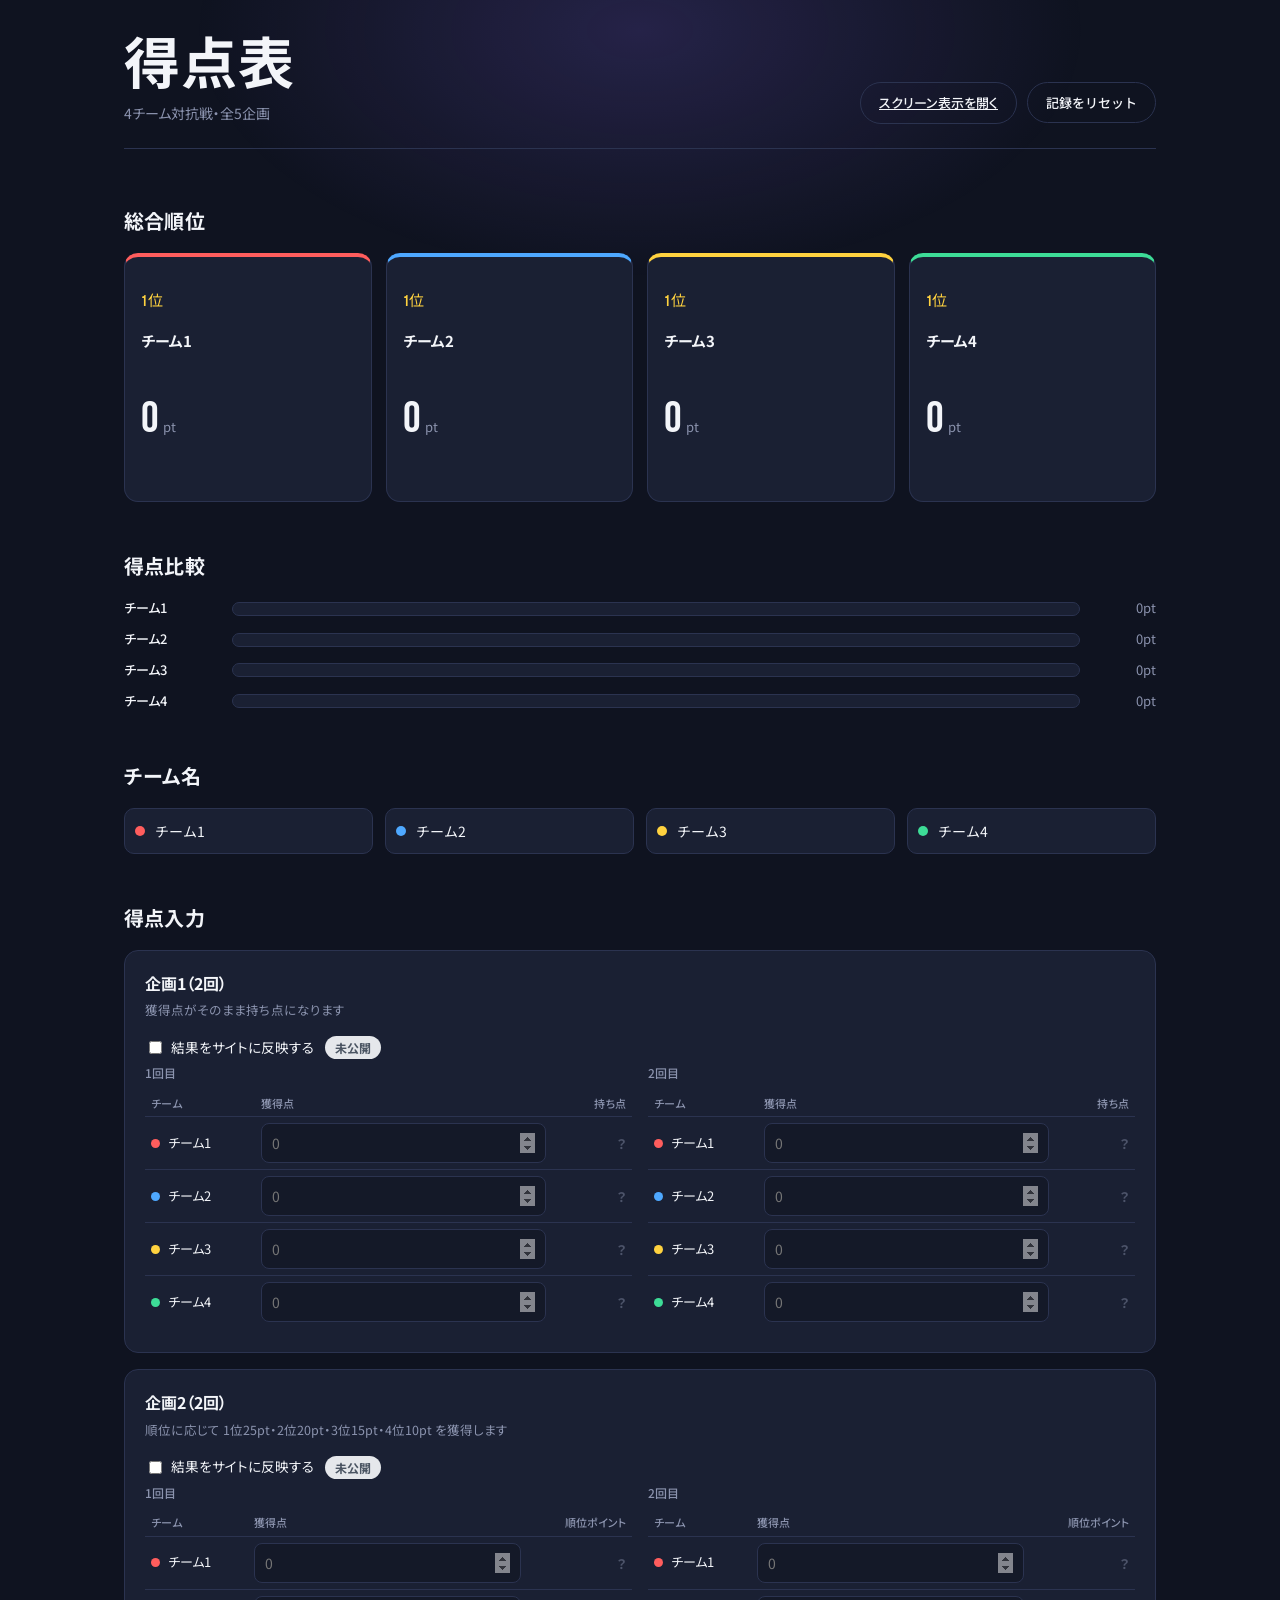
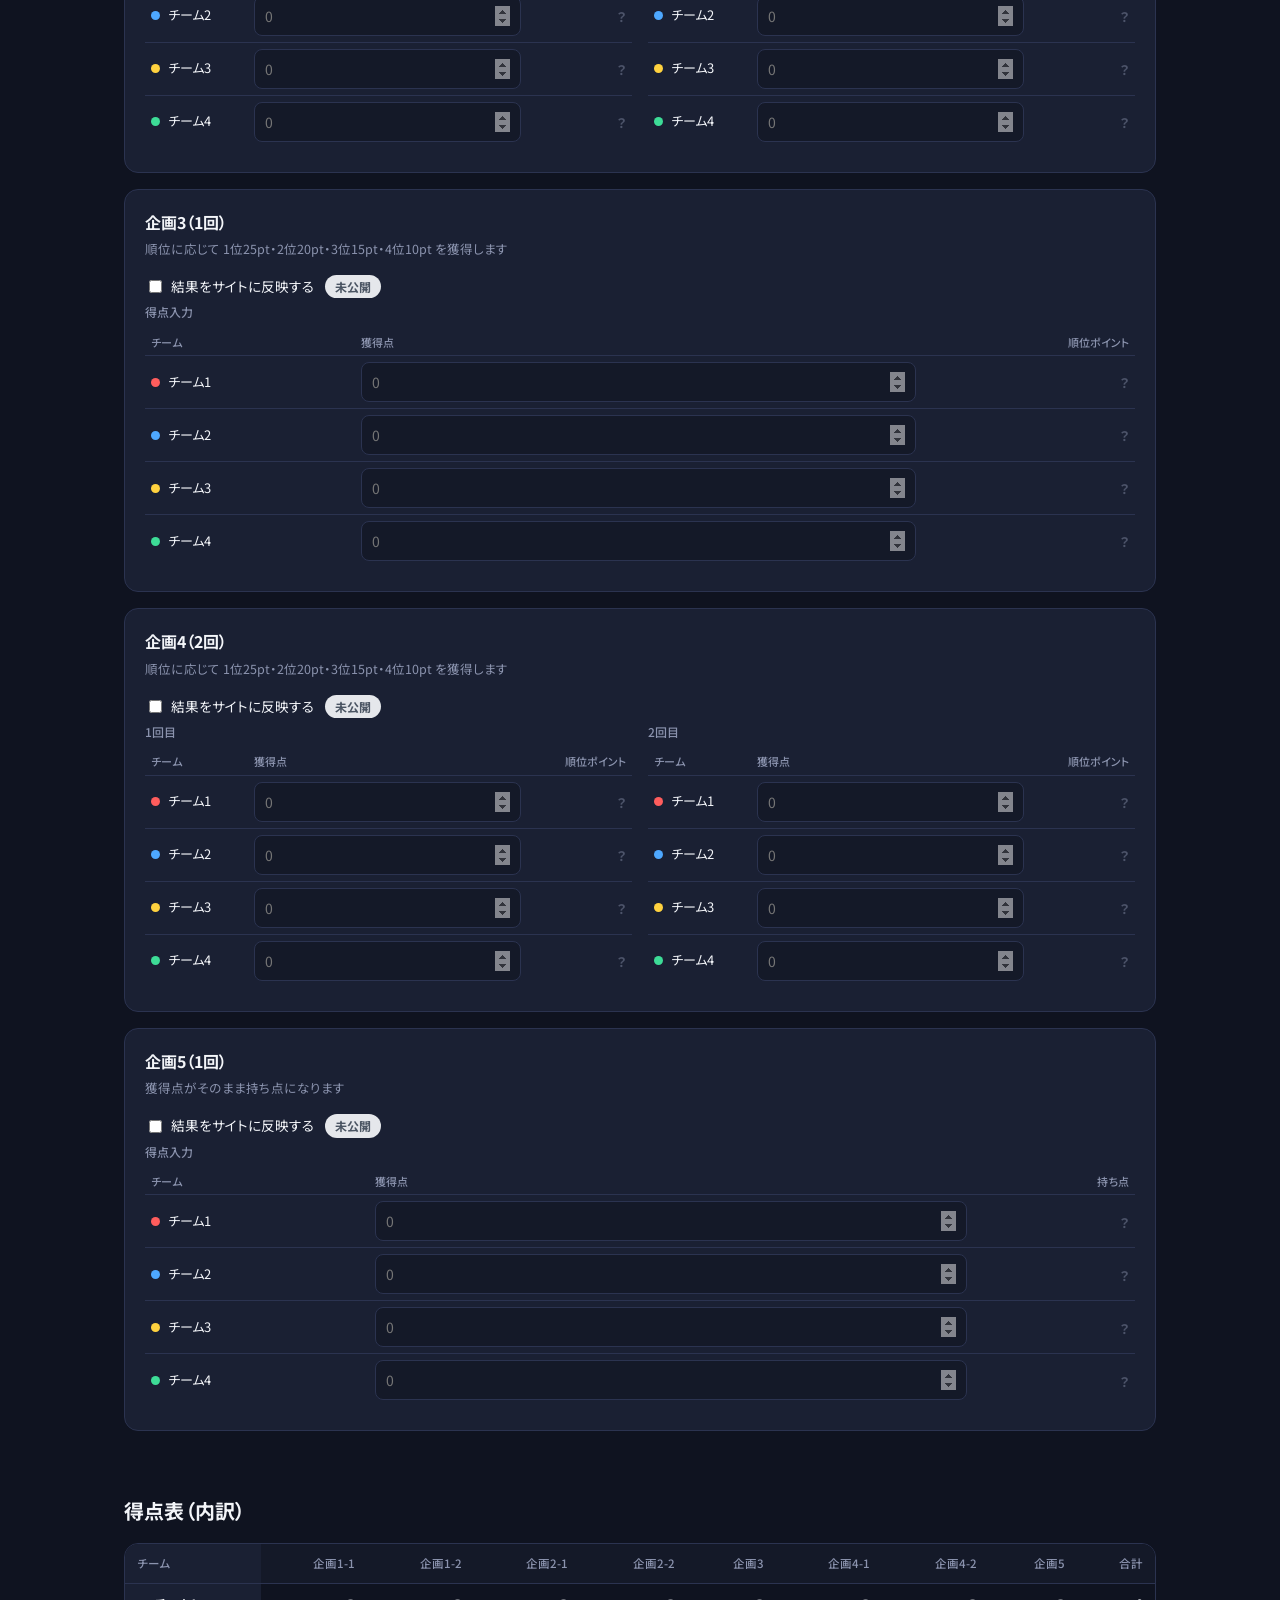
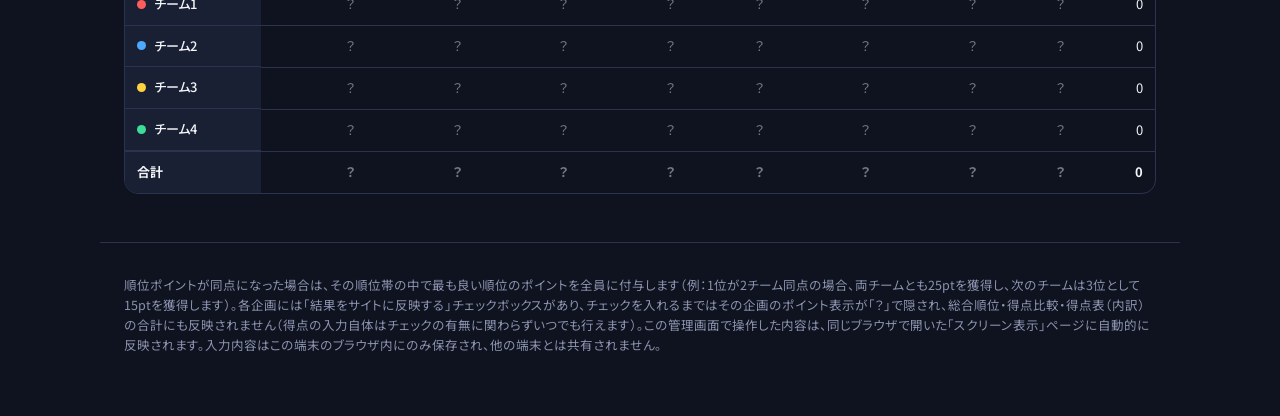
<file: vol6/point/index.html>
<!DOCTYPE html>
<html lang="ja">
<head>
<meta charset="UTF-8">
<meta name="viewport" content="width=device-width, initial-scale=1.0">
<title>得点表 | 4チーム対抗戦</title>
<meta name="description" content="4チーム対抗戦の得点をリアルタイムで集計する得点表">
<link rel="preconnect" href="https://fonts.googleapis.com">
<link rel="preconnect" href="https://fonts.gstatic.com" crossorigin>
<link href="https://fonts.googleapis.com/css2?family=Bebas+Neue&family=Noto+Sans+JP:wght@400;500;700;900&display=swap" rel="stylesheet">
<link rel="stylesheet" href="style.css">
</head>
<body>

<div class="glow" aria-hidden="true"></div>

<header class="site-header">
  <div class="header-row">
    <div>
      <h1>得点表</h1>
      <p class="subtitle">4チーム対抗戦・全5企画</p>
    </div>
    <div style="display:flex;align-items:center;gap:10px;">
      <a href="display.html" target="_blank" rel="noopener" class="btn btn-ghost">スクリーン表示を開く</a>
      <button id="resetBtn" class="btn btn-ghost" type="button">記録をリセット</button>
    </div>
  </div>
</header>

<main>

  <section class="standings" aria-labelledby="standings-heading">
    <h2 id="standings-heading">総合順位</h2>
    <div class="standings-grid" id="standingsGrid"></div>
  </section>

  <section class="bars" aria-labelledby="bars-heading">
    <h2 id="bars-heading">得点比較</h2>
    <div class="bars-list" id="barsList"></div>
  </section>

  <section class="team-names" aria-labelledby="names-heading">
    <h2 id="names-heading">チーム名</h2>
    <div class="names-grid" id="namesGrid"></div>
  </section>

  <section class="events" aria-labelledby="events-heading">
    <h2 id="events-heading">得点入力</h2>
    <div id="eventsContainer"></div>
  </section>

  <section class="breakdown" aria-labelledby="breakdown-heading">
    <h2 id="breakdown-heading">得点表（内訳）</h2>
    <div class="table-scroll">
      <table id="breakdownTable"></table>
    </div>
  </section>

</main>

<footer class="site-footer">
  <p>順位ポイントが同点になった場合は、その順位帯の中で最も良い順位のポイントを全員に付与します（例：1位が2チーム同点の場合、両チームとも25ptを獲得し、次のチームは3位として15ptを獲得します）。各企画には「結果をサイトに反映する」チェックボックスがあり、チェックを入れるまではその企画のポイント表示が「？」で隠され、総合順位・得点比較・得点表（内訳）の合計にも反映されません（得点の入力自体はチェックの有無に関わらずいつでも行えます）。この管理画面で操作した内容は、同じブラウザで開いた「スクリーン表示」ページに自動的に反映されます。入力内容はこの端末のブラウザ内にのみ保存され、他の端末とは共有されません。</p>
</footer>

<script src="common.js"></script>
<script src="script.js"></script>
</body>
</html>
</file>
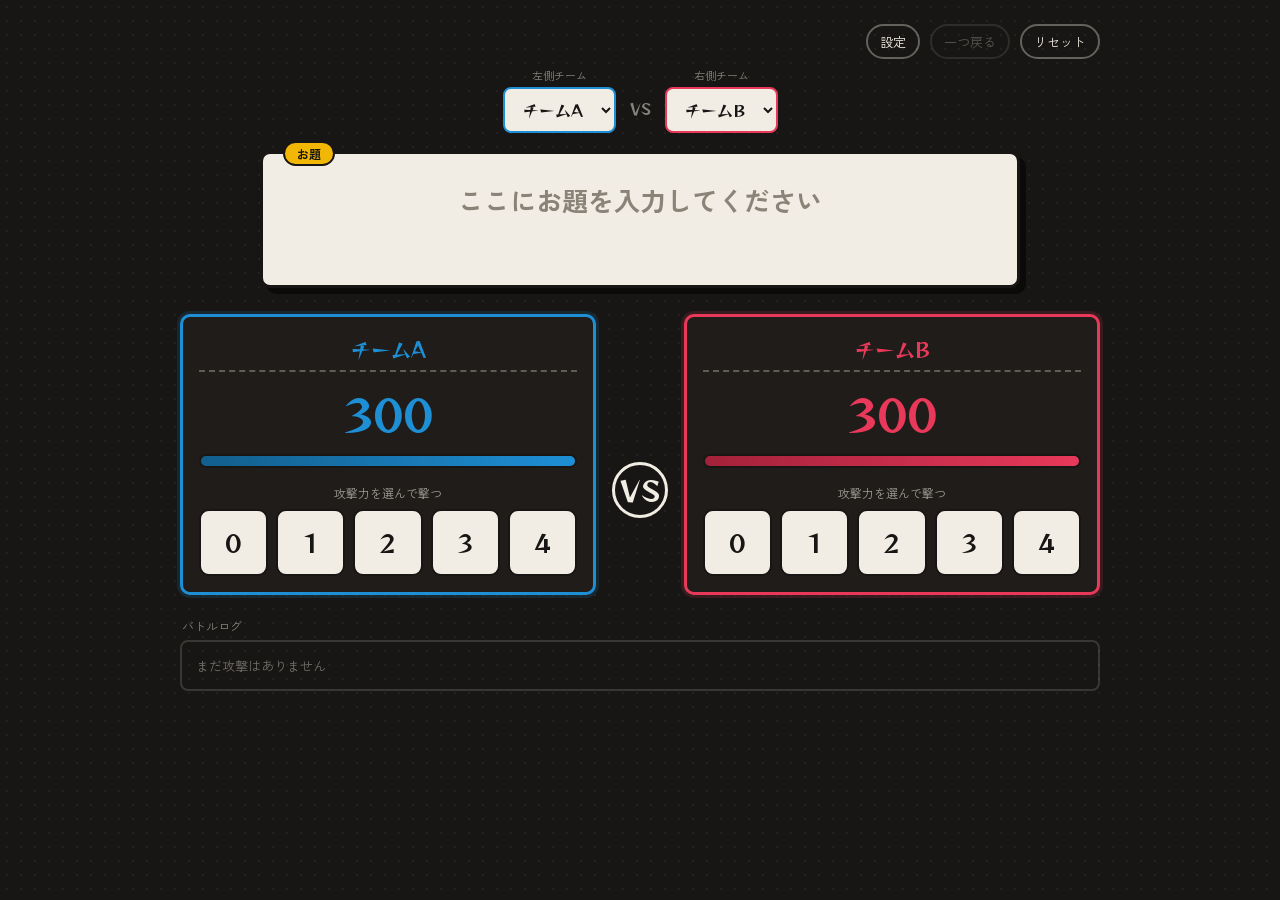
<file: vol6/slot/index.html>
<!DOCTYPE html>
<html lang="ja">
<head>
<meta charset="UTF-8">
<meta name="viewport" content="width=device-width, initial-scale=1.0">
<title>かけざんスロット</title>
<link rel="preconnect" href="https://fonts.googleapis.com">
<link rel="preconnect" href="https://fonts.gstatic.com" crossorigin>
<link href="https://fonts.googleapis.com/css2?family=Reggae+One&family=Zen+Kaku+Gothic+New:wght@400;500;700;900&display=swap" rel="stylesheet">
<style>
  :root{
    --ink:#181614;
    --paper:#f2ede4;
    --team-a:#1e8fd5;
    --team-a-dark:#125e8c;
    --team-b:#e8395a;
    --team-b-dark:#a3213a;
    --gold:#f2b705;
    --dice:#34d399;
    --line:#181614;
  }

  *{box-sizing:border-box;}
  html,body{margin:0;padding:0;}

  body{
    background:var(--ink);
    background-image:
      radial-gradient(rgba(255,255,255,0.05) 1px, transparent 1px);
    background-size:14px 14px;
    color:var(--paper);
    font-family:'Zen Kaku Gothic New', sans-serif;
    min-height:100vh;
    display:flex;
    flex-direction:column;
    align-items:center;
    padding:24px 16px 60px;
  }

  @media (prefers-reduced-motion: reduce){
    *{animation-duration:0.001ms !important; transition-duration:0.001ms !important;}
  }

  .title{
    font-family:'Reggae One', sans-serif;
    font-size:clamp(28px, 5vw, 44px);
    letter-spacing:0.04em;
    color:var(--gold);
    text-shadow:3px 3px 0 var(--ink), 3px 3px 0 rgba(0,0,0,0.6);
    -webkit-text-stroke:1.5px var(--ink);
    margin:4px 0 22px;
    text-align:center;
  }

  .topbar{
    width:100%;
    max-width:920px;
    display:flex;
    justify-content:flex-end;
    gap:10px;
    margin-bottom:8px;
  }

  .ghost-btn{
    background:transparent;
    border:2px solid rgba(242,237,228,0.35);
    color:var(--paper);
    font-family:inherit;
    font-size:13px;
    padding:6px 12px;
    border-radius:999px;
    cursor:pointer;
    transition:border-color 0.15s, color 0.15s;
  }
  .ghost-btn:hover:not(:disabled){border-color:var(--gold); color:var(--gold);}
  .ghost-btn:focus-visible{outline:2px solid var(--gold); outline-offset:2px;}
  .ghost-btn:disabled{opacity:0.3; cursor:not-allowed;}

  /* 設定パネル */
  .settings{
    width:100%;
    max-width:920px;
    display:none;
    flex-direction:column;
    align-items:center;
    gap:14px;
    margin-bottom:18px;
    font-size:13px;
    background:rgba(255,255,255,0.03);
    border:2px solid rgba(242,237,228,0.15);
    border-radius:10px;
    padding:16px;
  }
  .settings.open{display:flex;}
  .settings-row{
    display:flex;
    align-items:center;
    gap:8px;
    flex-wrap:wrap;
    justify-content:center;
  }
  .settings input[type="number"]{
    width:70px;
    font-family:inherit;
    font-size:14px;
    padding:4px 8px;
    border-radius:6px;
    border:2px solid var(--line);
    text-align:center;
  }
  .roster-row{
    display:flex;
    align-items:center;
    gap:6px;
  }
  .roster-row label{
    font-family:'Reggae One', sans-serif;
    font-size:13px;
    width:20px;
    text-align:center;
  }
  .roster-row input[type="text"]{
    width:120px;
    font-family:inherit;
    font-size:14px;
    padding:5px 8px;
    border-radius:6px;
    border:2px solid var(--line);
  }

  /* 対戦カード選択 */
  .matchup{
    width:100%;
    max-width:760px;
    display:flex;
    align-items:center;
    justify-content:center;
    gap:14px;
    margin-bottom:18px;
    flex-wrap:wrap;
  }
  .matchup-select{
    display:flex;
    flex-direction:column;
    align-items:center;
    gap:4px;
  }
  .matchup-select span{
    font-size:11px;
    color:rgba(242,237,228,0.5);
  }
  .matchup select{
    font-family:'Reggae One', sans-serif;
    font-size:16px;
    padding:8px 14px;
    border-radius:8px;
    border:2px solid var(--line);
    background:var(--paper);
    color:var(--ink);
    cursor:pointer;
  }
  #matchupLeft{border-color:var(--team-a);}
  #matchupRight{border-color:var(--team-b);}
  .matchup-vs{
    font-family:'Reggae One', sans-serif;
    font-size:15px;
    color:rgba(242,237,228,0.5);
    margin-top:16px;
  }

  /* お題カード */
  .odai-card{
    width:100%;
    max-width:760px;
    background:var(--paper);
    color:var(--ink);
    border:3px solid var(--ink);
    border-radius:10px;
    padding:22px 26px;
    box-shadow:6px 6px 0 rgba(0,0,0,0.55);
    margin-bottom:26px;
    position:relative;
  }
  .odai-label{
    position:absolute;
    top:-13px;
    left:20px;
    background:var(--gold);
    color:var(--ink);
    font-size:12px;
    padding:2px 12px;
    border-radius:999px;
    border:2px solid var(--ink);
    font-weight:700;
  }
  #odaiText{
    width:100%;
    border:none;
    background:transparent;
    resize:none;
    font-family:'Zen Kaku Gothic New', sans-serif;
    font-weight:700;
    font-size:clamp(18px, 3.4vw, 26px);
    line-height:1.5;
    color:var(--ink);
    text-align:center;
    padding:4px 0 0;
  }
  #odaiText:focus{outline:none;}
  #odaiText::placeholder{color:#8a8378;}

  /* アリーナ */
  .arena{
    width:100%;
    max-width:920px;
    display:grid;
    grid-template-columns:1fr auto 1fr;
    gap:16px;
    align-items:start;
  }
  @media (max-width:680px){
    .arena{grid-template-columns:1fr; }
    .vs-mark{order:2; margin:6px auto;}
    .panel.teamB{order:3;}
  }

  .vs-mark{
    align-self:center;
    font-family:'Reggae One', sans-serif;
    font-size:28px;
    color:var(--paper);
    background:var(--ink);
    border:3px solid var(--paper);
    width:56px;height:56px;
    border-radius:50%;
    display:flex;align-items:center;justify-content:center;
    margin-top:70px;
  }

  .panel{
    position:relative;
    border:3px solid var(--line);
    border-radius:10px;
    padding:16px;
    background:#1f1c19;
    transition:transform 0.12s, box-shadow 0.12s;
    overflow:hidden;
  }
  .panel.flash{
    animation:hit 0.35s ease;
  }
  @keyframes hit{
    0%{transform:translateX(0);}
    25%{transform:translateX(-6px);}
    50%{transform:translateX(6px);}
    75%{transform:translateX(-3px);}
    100%{transform:translateX(0);}
  }

  .dmg-popup{
    position:absolute;
    top:38%;
    left:50%;
    transform:translate(-50%,-50%) scale(0.5);
    opacity:0;
    pointer-events:none;
    text-align:center;
    z-index:5;
    white-space:nowrap;
  }
  .dmg-popup.show{
    animation:dmgpop 1.3s ease forwards;
  }
  .dmg-popup .calc{
    display:block;
    font-family:'Reggae One', sans-serif;
    font-size:20px;
    color:var(--paper);
    text-shadow:2px 2px 0 rgba(0,0,0,0.7);
  }
  .dmg-popup .calc .p-power{color:var(--gold);}
  .dmg-popup .calc .p-dice{color:var(--dice);}
  .dmg-popup .total{
    display:block;
    font-family:'Reggae One', sans-serif;
    font-size:42px;
    color:var(--gold);
    text-shadow:2px 2px 0 rgba(0,0,0,0.8);
    margin-top:2px;
  }
  @keyframes dmgpop{
    0%{opacity:0; transform:translate(-50%,-40%) scale(0.4);}
    18%{opacity:1; transform:translate(-50%,-50%) scale(1.15);}
    32%{transform:translate(-50%,-50%) scale(1);}
    78%{opacity:1; transform:translate(-50%,-50%) scale(1);}
    100%{opacity:0; transform:translate(-50%,-68%) scale(1);}
  }
  @media (prefers-reduced-motion: reduce){
    .dmg-popup.show{animation:none; opacity:1;}
  }

  .panel.teamA{border-color:var(--team-a); box-shadow:0 0 0 3px rgba(30,143,213,0.15);}
  .panel.teamB{border-color:var(--team-b); box-shadow:0 0 0 3px rgba(232,57,90,0.15);}

  .team-name{
    width:100%;
    border-bottom:2px dashed rgba(242,237,228,0.3);
    font-family:'Reggae One', sans-serif;
    font-size:20px;
    padding:2px 0 6px;
    margin-bottom:10px;
    text-align:center;
  }
  .teamA .team-name{color:var(--team-a);}
  .teamB .team-name{color:var(--team-b);}

  .score-num{
    font-family:'Reggae One', sans-serif;
    font-size:44px;
    text-align:center;
    margin:2px 0 8px;
  }
  .teamA .score-num{color:var(--team-a);}
  .teamB .score-num{color:var(--team-b);}

  .hp-track{
    width:100%;
    height:14px;
    background:rgba(255,255,255,0.08);
    border:2px solid var(--line);
    border-radius:999px;
    overflow:hidden;
    margin-bottom:16px;
  }
  .hp-fill{
    height:100%;
    transition:width 0.4s ease;
  }
  .teamA .hp-fill{background:linear-gradient(90deg, var(--team-a-dark), var(--team-a));}
  .teamB .hp-fill{background:linear-gradient(90deg, var(--team-b-dark), var(--team-b));}

  .atk-label{
    font-size:12px;
    color:rgba(242,237,228,0.6);
    text-align:center;
    margin-bottom:8px;
  }

  .atk-row{
    display:grid;
    grid-template-columns:repeat(5, 1fr);
    gap:8px;
  }
  .atk-btn{
    font-family:'Reggae One', sans-serif;
    font-size:24px;
    padding:14px 0;
    border-radius:10px;
    border:2px solid var(--line);
    cursor:pointer;
    background:var(--paper);
    color:var(--ink);
    transition:transform 0.08s, background 0.15s, box-shadow 0.15s;
  }
  .atk-btn:hover:not(:disabled){transform:translateY(-2px); box-shadow:3px 3px 0 rgba(0,0,0,0.35);}
  .atk-btn:active:not(:disabled){transform:translateY(1px); box-shadow:none;}
  .atk-btn:focus-visible{outline:3px solid var(--gold); outline-offset:1px;}
  .teamA .atk-btn:hover:not(:disabled){background:var(--team-a); color:var(--paper);}
  .teamB .atk-btn:hover:not(:disabled){background:var(--team-b); color:var(--paper);}
  .atk-btn:disabled{opacity:0.35; cursor:not-allowed;}

  /* ログ */
  .log-wrap{
    width:100%;
    max-width:920px;
    margin-top:22px;
  }
  .log-title{
    font-size:12px;
    color:rgba(242,237,228,0.5);
    margin-bottom:6px;
    padding-left:2px;
  }
  #log{
    list-style:none;
    margin:0; padding:0;
    max-height:280px;
    overflow-y:auto;
    border:2px solid rgba(242,237,228,0.15);
    border-radius:8px;
  }
  #log li{
    display:flex;
    flex-wrap:wrap;
    align-items:baseline;
    column-gap:8px;
    padding:14px 16px;
    font-size:16px;
    line-height:1.6;
    border-left:5px solid transparent;
    border-bottom:1px solid rgba(242,237,228,0.1);
    background:rgba(255,255,255,0.02);
  }
  #log li:nth-child(even){background:rgba(255,255,255,0.045);}
  #log li:last-child{border-bottom:none;}
  #log li.from-a{border-left-color:var(--team-a);}
  #log li.from-b{border-left-color:var(--team-b);}
  #log .log-name{font-weight:700;}
  #log .log-name.teamA-text{color:var(--team-a);}
  #log .log-name.teamB-text{color:var(--team-b);}
  #log .log-plain{color:rgba(242,237,228,0.75);}
  #log .log-power, #log .log-dice, #log .log-total{
    font-family:'Reggae One', sans-serif;
    font-size:19px;
  }
  #log .log-power{color:var(--gold);}
  #log .log-dice{color:var(--dice);}
  #log .log-total{color:var(--paper);}
  #log .log-arrow{color:rgba(242,237,228,0.4); margin:0 2px;}
  #log:empty::after{
    content:"まだ攻撃はありません";
    display:block;
    padding:14px;
    font-size:13px;
    color:rgba(242,237,228,0.4);
  }

  /* 勝敗オーバーレイ */
  .overlay{
    position:fixed; inset:0;
    background:rgba(0,0,0,0.75);
    display:none;
    align-items:center;
    justify-content:center;
    z-index:10;
  }
  .overlay.show{display:flex;}
  .win-card{
    background:var(--gold);
    color:var(--ink);
    border:4px solid var(--ink);
    border-radius:14px;
    padding:34px 44px;
    text-align:center;
    box-shadow:8px 8px 0 rgba(0,0,0,0.6);
  }
  .win-card .win-label{
    font-size:13px;
    letter-spacing:0.1em;
    margin-bottom:6px;
  }
  .win-card .win-name{
    font-family:'Reggae One', sans-serif;
    font-size:34px;
    margin-bottom:18px;
  }
  .win-card button{
    font-family:inherit;
    font-weight:700;
    font-size:15px;
    padding:10px 26px;
    border-radius:999px;
    border:2px solid var(--ink);
    background:var(--ink);
    color:var(--gold);
    cursor:pointer;
  }
</style>
</head>
<body>

  <div class="topbar">
    <button class="ghost-btn" id="settingsToggle" type="button">設定</button>
    <button class="ghost-btn" id="undoBtn" type="button" disabled>一つ戻る</button>
    <button class="ghost-btn" id="resetBtn" type="button">リセット</button>
  </div>

  <div class="settings" id="settingsPanel">
    <div class="settings-row">
      <label for="initScore">初期得点</label>
      <input type="number" id="initScore" min="1" max="999" value="300">
      <span style="color:rgba(242,237,228,0.5);">（リセット時に反映されます）</span>
    </div>
    <div class="settings-row">
      <div class="roster-row"><label>A</label><input type="text" class="roster-input" data-team="A" value="チームA"></div>
      <div class="roster-row"><label>B</label><input type="text" class="roster-input" data-team="B" value="チームB"></div>
      <div class="roster-row"><label>C</label><input type="text" class="roster-input" data-team="C" value="チームC"></div>
      <div class="roster-row"><label>D</label><input type="text" class="roster-input" data-team="D" value="チームD"></div>
    </div>
  </div>

  <div class="matchup">
    <div class="matchup-select">
      <span>左側チーム</span>
      <select id="matchupLeft"></select>
    </div>
    <div class="matchup-vs">VS</div>
    <div class="matchup-select">
      <span>右側チーム</span>
      <select id="matchupRight"></select>
    </div>
  </div>

  <div class="odai-card">
    <span class="odai-label">お題</span>
    <textarea id="odaiText" rows="2" placeholder="ここにお題を入力してください"></textarea>
  </div>

  <div class="arena">
    <section class="panel teamA" id="panelA">
      <div class="dmg-popup" id="popupA"></div>
      <div class="team-name" id="nameA">チームA</div>
      <div class="score-num" id="scoreA">300</div>
      <div class="hp-track"><div class="hp-fill" id="hpA" style="width:100%"></div></div>
      <div class="atk-label">攻撃力を選んで撃つ</div>
      <div class="atk-row" id="btnsA">
        <button class="atk-btn" data-power="0">0</button>
        <button class="atk-btn" data-power="1">1</button>
        <button class="atk-btn" data-power="2">2</button>
        <button class="atk-btn" data-power="3">3</button>
        <button class="atk-btn" data-power="4">4</button>
      </div>
    </section>

    <div class="vs-mark">VS</div>

    <section class="panel teamB" id="panelB">
      <div class="dmg-popup" id="popupB"></div>
      <div class="team-name" id="nameB">チームB</div>
      <div class="score-num" id="scoreB">300</div>
      <div class="hp-track"><div class="hp-fill" id="hpB" style="width:100%"></div></div>
      <div class="atk-label">攻撃力を選んで撃つ</div>
      <div class="atk-row" id="btnsB">
        <button class="atk-btn" data-power="0">0</button>
        <button class="atk-btn" data-power="1">1</button>
        <button class="atk-btn" data-power="2">2</button>
        <button class="atk-btn" data-power="3">3</button>
        <button class="atk-btn" data-power="4">4</button>
      </div>
    </section>
  </div>

  <div class="log-wrap">
    <div class="log-title">バトルログ</div>
    <ul id="log" aria-live="polite"></ul>
  </div>

  <div class="overlay" id="overlay">
    <div class="win-card">
      <div class="win-label">WINNER</div>
      <div class="win-name" id="winName">チームA</div>
      <button id="playAgainBtn" type="button">もう一度あそぶ</button>
    </div>
  </div>

<script>
(function(){
  const rosterKeys = ['A','B','C','D'];
  const roster = { A:'チームA', B:'チームB', C:'チームC', D:'チームD' };
  const slotTeam = { A:'A', B:'B' }; // 左パネル(A)・右パネル(B)にどのロースターチームが入っているか

  let defaultScore = 300;
  let scoreA = defaultScore;
  let scoreB = defaultScore;
  let gameOver = false;
  let history = [];

  const scoreAEl = document.getElementById('scoreA');
  const scoreBEl = document.getElementById('scoreB');
  const hpAEl = document.getElementById('hpA');
  const hpBEl = document.getElementById('hpB');
  const panelA = document.getElementById('panelA');
  const panelB = document.getElementById('panelB');
  const popupA = document.getElementById('popupA');
  const popupB = document.getElementById('popupB');
  const nameAEl = document.getElementById('nameA');
  const nameBEl = document.getElementById('nameB');
  const logEl = document.getElementById('log');
  const overlay = document.getElementById('overlay');
  const winName = document.getElementById('winName');
  const initScoreInput = document.getElementById('initScore');
  const settingsToggle = document.getElementById('settingsToggle');
  const settingsPanel = document.getElementById('settingsPanel');
  const undoBtn = document.getElementById('undoBtn');
  const matchupLeft = document.getElementById('matchupLeft');
  const matchupRight = document.getElementById('matchupRight');

  function clamp(v){ return Math.max(0, v); }
  function slotName(slot){ return roster[slotTeam[slot]]; }

  function buildSelectOptions(select, otherSelect){
    select.innerHTML = '';
    rosterKeys.forEach(k => {
      const opt = document.createElement('option');
      opt.value = k;
      opt.textContent = roster[k];
      select.appendChild(opt);
    });
  }

  function refreshSelects(){
    buildSelectOptions(matchupLeft);
    buildSelectOptions(matchupRight);
    matchupLeft.value = slotTeam.A;
    matchupRight.value = slotTeam.B;
    // 同じチーム同士を選べないよう、相手側で選択中のチームを無効化
    Array.from(matchupLeft.options).forEach(o => o.disabled = (o.value === slotTeam.B));
    Array.from(matchupRight.options).forEach(o => o.disabled = (o.value === slotTeam.A));
  }

  function updatePanelNames(){
    nameAEl.textContent = slotName('A');
    nameBEl.textContent = slotName('B');
  }

  function render(){
    scoreAEl.textContent = scoreA;
    scoreBEl.textContent = scoreB;
    hpAEl.style.width = Math.round((scoreA/defaultScore)*100) + '%';
    hpBEl.style.width = Math.round((scoreB/defaultScore)*100) + '%';
  }

  function addLog(attackerName, attackerSlot, power, dice, damage, defenderName){
    const li = document.createElement('li');
    li.classList.add(attackerSlot === 'A' ? 'from-a' : 'from-b');

    const nameSpan = document.createElement('span');
    nameSpan.className = 'log-name ' + (attackerSlot === 'A' ? 'teamA-text' : 'teamB-text');
    nameSpan.textContent = attackerName;
    li.appendChild(nameSpan);

    const plain1 = document.createElement('span');
    plain1.className = 'log-plain';
    plain1.textContent = '威力';
    li.appendChild(plain1);

    const powerSpan = document.createElement('span');
    powerSpan.className = 'log-power';
    powerSpan.textContent = power;
    li.appendChild(powerSpan);

    const plain2 = document.createElement('span');
    plain2.className = 'log-plain';
    plain2.textContent = '×  目';
    li.appendChild(plain2);

    const diceSpan = document.createElement('span');
    diceSpan.className = 'log-dice';
    diceSpan.textContent = dice;
    li.appendChild(diceSpan);

    const plain3 = document.createElement('span');
    plain3.className = 'log-plain';
    plain3.textContent = '=';
    li.appendChild(plain3);

    const totalSpan = document.createElement('span');
    totalSpan.className = 'log-total';
    totalSpan.textContent = damage + 'ダメージ';
    li.appendChild(totalSpan);

    const arrow = document.createElement('span');
    arrow.className = 'log-arrow';
    arrow.textContent = '→';
    li.appendChild(arrow);

    const defSpan = document.createElement('span');
    defSpan.className = 'log-name ' + (attackerSlot === 'A' ? 'teamB-text' : 'teamA-text');
    defSpan.textContent = defenderName;
    li.appendChild(defSpan);

    logEl.insertBefore(li, logEl.firstChild);
  }

  function showDamagePopup(popupEl, power, dice, damage){
    popupEl.innerHTML =
      '<span class="calc">威力<span class="p-power">' + power + '</span> × 目<span class="p-dice">' + dice + '</span></span>' +
      '<span class="total">' + damage + 'ダメージ！</span>';
    popupEl.classList.remove('show');
    void popupEl.offsetWidth;
    popupEl.classList.add('show');
  }

  function setButtonsDisabled(disabled){
    document.querySelectorAll('.atk-btn').forEach(b => b.disabled = disabled);
  }

  function flashPanel(panel){
    panel.classList.remove('flash');
    void panel.offsetWidth;
    panel.classList.add('flash');
  }

  function declareWinner(name){
    gameOver = true;
    setButtonsDisabled(true);
    winName.textContent = name + ' の勝利！';
    overlay.classList.add('show');
  }

  function updateUndoButton(){
    undoBtn.disabled = history.length === 0;
  }

  function attack(attacker, power){
    if (gameOver) return;
    const dice = Math.floor(Math.random() * 6) + 1;
    const damage = power * dice;
    const attackerName = slotName(attacker);
    const defenderName = attacker === 'A' ? slotName('B') : slotName('A');

    history.push({ scoreA, scoreB, gameOver });

    if (attacker === 'A'){
      scoreB = clamp(scoreB - damage);
      flashPanel(panelB);
      showDamagePopup(popupB, power, dice, damage);
    } else {
      scoreA = clamp(scoreA - damage);
      flashPanel(panelA);
      showDamagePopup(popupA, power, dice, damage);
    }

    addLog(attackerName, attacker, power, dice, damage, defenderName);
    render();
    updateUndoButton();

    if (scoreA === 0 || scoreB === 0){
      const winner = scoreB === 0 ? slotName('A') : slotName('B');
      declareWinner(winner);
    }
  }

  function undoLast(){
    if (history.length === 0) return;
    const prev = history.pop();
    scoreA = prev.scoreA;
    scoreB = prev.scoreB;
    gameOver = prev.gameOver;
    if (logEl.firstChild) logEl.removeChild(logEl.firstChild);
    overlay.classList.remove('show');
    popupA.classList.remove('show');
    popupB.classList.remove('show');
    setButtonsDisabled(gameOver);
    render();
    updateUndoButton();
  }

  document.getElementById('btnsA').addEventListener('click', e => {
    const btn = e.target.closest('.atk-btn');
    if (!btn) return;
    attack('A', Number(btn.dataset.power));
  });
  document.getElementById('btnsB').addEventListener('click', e => {
    const btn = e.target.closest('.atk-btn');
    if (!btn) return;
    attack('B', Number(btn.dataset.power));
  });

  function resetGame(){
    const v = parseInt(initScoreInput.value, 10);
    defaultScore = (!isNaN(v) && v > 0) ? v : 20;
    initScoreInput.value = defaultScore;
    scoreA = defaultScore;
    scoreB = defaultScore;
    gameOver = false;
    history = [];
    logEl.innerHTML = '';
    overlay.classList.remove('show');
    popupA.classList.remove('show');
    popupB.classList.remove('show');
    setButtonsDisabled(false);
    render();
    updateUndoButton();
  }

  document.getElementById('resetBtn').addEventListener('click', resetGame);
  document.getElementById('playAgainBtn').addEventListener('click', resetGame);
  undoBtn.addEventListener('click', undoLast);
  settingsToggle.addEventListener('click', () => settingsPanel.classList.toggle('open'));

  // チーム名編集
  document.querySelectorAll('.roster-input').forEach(input => {
    input.addEventListener('input', () => {
      const key = input.dataset.team;
      roster[key] = input.value.trim() || ('チーム' + key);
      updatePanelNames();
      refreshSelects();
    });
  });

  // 対戦カード選択
  matchupLeft.addEventListener('change', () => {
    slotTeam.A = matchupLeft.value;
    refreshSelects();
    updatePanelNames();
    resetGame();
  });
  matchupRight.addEventListener('change', () => {
    slotTeam.B = matchupRight.value;
    refreshSelects();
    updatePanelNames();
    resetGame();
  });

  refreshSelects();
  updatePanelNames();
  render();
  updateUndoButton();
})();
</script>

</body>
</html>
</file>
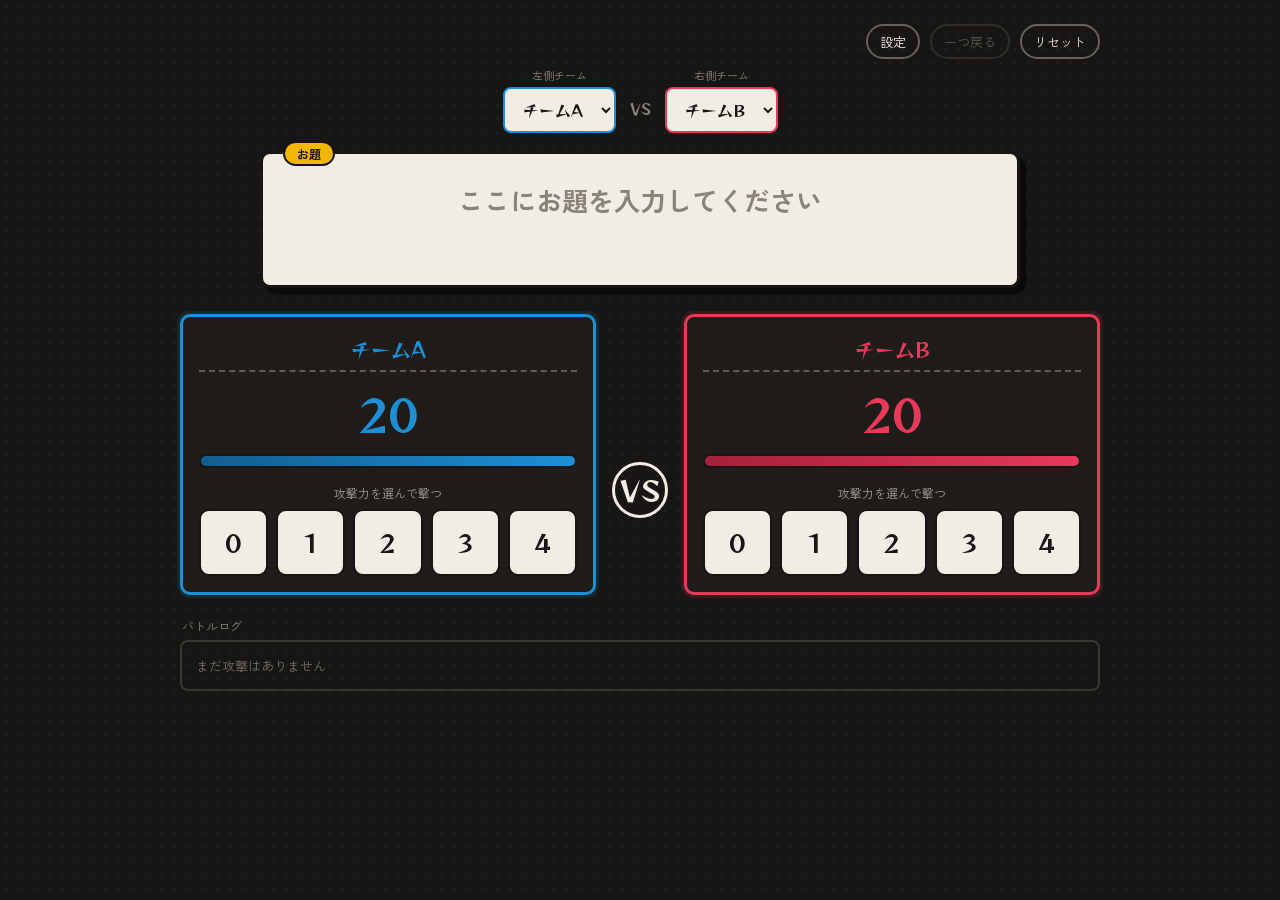
<file: vol6/slot_door/index.html>
<!DOCTYPE html>
<html lang="ja">
<head>
<meta charset="UTF-8">
<meta name="viewport" content="width=device-width, initial-scale=1.0">
<title>かけざんスロット(最終回)</title>
<link rel="preconnect" href="https://fonts.googleapis.com">
<link rel="preconnect" href="https://fonts.gstatic.com" crossorigin>
<link href="https://fonts.googleapis.com/css2?family=Reggae+One&family=Zen+Kaku+Gothic+New:wght@400;500;700;900&display=swap" rel="stylesheet">
<style>
  :root{
    --ink:#181614;
    --paper:#f2ede4;
    --team-a:#1e8fd5;
    --team-a-dark:#125e8c;
    --team-b:#e8395a;
    --team-b-dark:#a3213a;
    --gold:#f2b705;
    --dice:#34d399;
    --line:#181614;
  }

  *{box-sizing:border-box;}
  html,body{margin:0;padding:0;}

  body{
    background:var(--ink);
    background-image:
      radial-gradient(rgba(255,255,255,0.05) 1px, transparent 1px);
    background-size:14px 14px;
    color:var(--paper);
    font-family:'Zen Kaku Gothic New', sans-serif;
    min-height:100vh;
    display:flex;
    flex-direction:column;
    align-items:center;
    padding:24px 16px 60px;
  }

  @media (prefers-reduced-motion: reduce){
    *{animation-duration:0.001ms !important; transition-duration:0.001ms !important;}
  }

  .title{
    font-family:'Reggae One', sans-serif;
    font-size:clamp(28px, 5vw, 44px);
    letter-spacing:0.04em;
    color:var(--gold);
    text-shadow:3px 3px 0 var(--ink), 3px 3px 0 rgba(0,0,0,0.6);
    -webkit-text-stroke:1.5px var(--ink);
    margin:4px 0 22px;
    text-align:center;
  }

  .topbar{
    width:100%;
    max-width:920px;
    display:flex;
    justify-content:flex-end;
    gap:10px;
    margin-bottom:8px;
  }

  .ghost-btn{
    background:transparent;
    border:2px solid rgba(242,237,228,0.35);
    color:var(--paper);
    font-family:inherit;
    font-size:13px;
    padding:6px 12px;
    border-radius:999px;
    cursor:pointer;
    transition:border-color 0.15s, color 0.15s;
  }
  .ghost-btn:hover:not(:disabled){border-color:var(--gold); color:var(--gold);}
  .ghost-btn:focus-visible{outline:2px solid var(--gold); outline-offset:2px;}
  .ghost-btn:disabled{opacity:0.3; cursor:not-allowed;}

  /* 設定パネル */
  .settings{
    width:100%;
    max-width:920px;
    display:none;
    flex-direction:column;
    align-items:center;
    gap:14px;
    margin-bottom:18px;
    font-size:13px;
    background:rgba(255,255,255,0.03);
    border:2px solid rgba(242,237,228,0.15);
    border-radius:10px;
    padding:16px;
  }
  .settings.open{display:flex;}
  .settings-row{
    display:flex;
    align-items:center;
    gap:8px;
    flex-wrap:wrap;
    justify-content:center;
  }
  .settings input[type="number"]{
    width:70px;
    font-family:inherit;
    font-size:14px;
    padding:4px 8px;
    border-radius:6px;
    border:2px solid var(--line);
    text-align:center;
  }
  .roster-row{
    display:flex;
    align-items:center;
    gap:6px;
  }
  .roster-row label{
    font-family:'Reggae One', sans-serif;
    font-size:13px;
    width:20px;
    text-align:center;
  }
  .roster-row input[type="text"]{
    width:120px;
    font-family:inherit;
    font-size:14px;
    padding:5px 8px;
    border-radius:6px;
    border:2px solid var(--line);
  }

  /* 対戦カード選択 */
  .matchup{
    width:100%;
    max-width:760px;
    display:flex;
    align-items:center;
    justify-content:center;
    gap:14px;
    margin-bottom:18px;
    flex-wrap:wrap;
  }
  .matchup-select{
    display:flex;
    flex-direction:column;
    align-items:center;
    gap:4px;
  }
  .matchup-select span{
    font-size:11px;
    color:rgba(242,237,228,0.5);
  }
  .matchup select{
    font-family:'Reggae One', sans-serif;
    font-size:16px;
    padding:8px 14px;
    border-radius:8px;
    border:2px solid var(--line);
    background:var(--paper);
    color:var(--ink);
    cursor:pointer;
  }
  #matchupLeft{border-color:var(--team-a);}
  #matchupRight{border-color:var(--team-b);}
  .matchup-vs{
    font-family:'Reggae One', sans-serif;
    font-size:15px;
    color:rgba(242,237,228,0.5);
    margin-top:16px;
  }

  /* お題カード */
  .odai-card{
    width:100%;
    max-width:760px;
    background:var(--paper);
    color:var(--ink);
    border:3px solid var(--ink);
    border-radius:10px;
    padding:22px 26px;
    box-shadow:6px 6px 0 rgba(0,0,0,0.55);
    margin-bottom:26px;
    position:relative;
  }
  .odai-label{
    position:absolute;
    top:-13px;
    left:20px;
    background:var(--gold);
    color:var(--ink);
    font-size:12px;
    padding:2px 12px;
    border-radius:999px;
    border:2px solid var(--ink);
    font-weight:700;
  }
  #odaiText{
    width:100%;
    border:none;
    background:transparent;
    resize:none;
    font-family:'Zen Kaku Gothic New', sans-serif;
    font-weight:700;
    font-size:clamp(18px, 3.4vw, 26px);
    line-height:1.5;
    color:var(--ink);
    text-align:center;
    padding:4px 0 0;
  }
  #odaiText:focus{outline:none;}
  #odaiText::placeholder{color:#8a8378;}

  /* アリーナ */
  .arena{
    width:100%;
    max-width:920px;
    display:grid;
    grid-template-columns:1fr auto 1fr;
    gap:16px;
    align-items:start;
  }
  @media (max-width:680px){
    .arena{grid-template-columns:1fr; }
    .vs-mark{order:2; margin:6px auto;}
    .panel.teamB{order:3;}
  }

  .vs-mark{
    align-self:center;
    font-family:'Reggae One', sans-serif;
    font-size:28px;
    color:var(--paper);
    background:var(--ink);
    border:3px solid var(--paper);
    width:56px;height:56px;
    border-radius:50%;
    display:flex;align-items:center;justify-content:center;
    margin-top:70px;
  }

  .panel{
    position:relative;
    border:3px solid var(--line);
    border-radius:10px;
    padding:16px;
    background:#1f1c19;
    transition:transform 0.12s, box-shadow 0.12s;
    overflow:hidden;
  }
  .panel.flash{
    animation:hit 0.35s ease;
  }
  @keyframes hit{
    0%{transform:translateX(0);}
    25%{transform:translateX(-6px);}
    50%{transform:translateX(6px);}
    75%{transform:translateX(-3px);}
    100%{transform:translateX(0);}
  }

  .dmg-popup{
    position:absolute;
    top:38%;
    left:50%;
    transform:translate(-50%,-50%) scale(0.5);
    opacity:0;
    pointer-events:none;
    text-align:center;
    z-index:5;
    white-space:nowrap;
  }
  .dmg-popup.show{
    animation:dmgpop 1.3s ease forwards;
  }
  .dmg-popup .calc{
    display:block;
    font-family:'Reggae One', sans-serif;
    font-size:20px;
    color:var(--paper);
    text-shadow:2px 2px 0 rgba(0,0,0,0.7);
  }
  .dmg-popup .calc .p-power{color:var(--gold);}
  .dmg-popup .calc .p-dice{color:var(--dice);}
  .dmg-popup .total{
    display:block;
    font-family:'Reggae One', sans-serif;
    font-size:42px;
    color:var(--gold);
    text-shadow:2px 2px 0 rgba(0,0,0,0.8);
    margin-top:2px;
  }
  @keyframes dmgpop{
    0%{opacity:0; transform:translate(-50%,-40%) scale(0.4);}
    18%{opacity:1; transform:translate(-50%,-50%) scale(1.15);}
    32%{transform:translate(-50%,-50%) scale(1);}
    78%{opacity:1; transform:translate(-50%,-50%) scale(1);}
    100%{opacity:0; transform:translate(-50%,-68%) scale(1);}
  }
  @media (prefers-reduced-motion: reduce){
    .dmg-popup.show{animation:none; opacity:1;}
  }

  .panel.teamA{border-color:var(--team-a); box-shadow:0 0 0 3px rgba(30,143,213,0.15);}
  .panel.teamB{border-color:var(--team-b); box-shadow:0 0 0 3px rgba(232,57,90,0.15);}

  .team-name{
    width:100%;
    border-bottom:2px dashed rgba(242,237,228,0.3);
    font-family:'Reggae One', sans-serif;
    font-size:20px;
    padding:2px 0 6px;
    margin-bottom:10px;
    text-align:center;
  }
  .teamA .team-name{color:var(--team-a);}
  .teamB .team-name{color:var(--team-b);}

  .score-num{
    font-family:'Reggae One', sans-serif;
    font-size:44px;
    text-align:center;
    margin:2px 0 8px;
  }
  .teamA .score-num{color:var(--team-a);}
  .teamB .score-num{color:var(--team-b);}

  .hp-track{
    width:100%;
    height:14px;
    background:rgba(255,255,255,0.08);
    border:2px solid var(--line);
    border-radius:999px;
    overflow:hidden;
    margin-bottom:16px;
  }
  .hp-fill{
    height:100%;
    transition:width 0.4s ease;
  }
  .teamA .hp-fill{background:linear-gradient(90deg, var(--team-a-dark), var(--team-a));}
  .teamB .hp-fill{background:linear-gradient(90deg, var(--team-b-dark), var(--team-b));}

  .atk-label{
    font-size:12px;
    color:rgba(242,237,228,0.6);
    text-align:center;
    margin-bottom:8px;
  }

  .atk-row{
    display:grid;
    grid-template-columns:repeat(5, 1fr);
    gap:8px;
  }
  .atk-btn{
    font-family:'Reggae One', sans-serif;
    font-size:24px;
    padding:14px 0;
    border-radius:10px;
    border:2px solid var(--line);
    cursor:pointer;
    background:var(--paper);
    color:var(--ink);
    transition:transform 0.08s, background 0.15s, box-shadow 0.15s;
  }
  .atk-btn:hover:not(:disabled){transform:translateY(-2px); box-shadow:3px 3px 0 rgba(0,0,0,0.35);}
  .atk-btn:active:not(:disabled){transform:translateY(1px); box-shadow:none;}
  .atk-btn:focus-visible{outline:3px solid var(--gold); outline-offset:1px;}
  .teamA .atk-btn:hover:not(:disabled){background:var(--team-a); color:var(--paper);}
  .teamB .atk-btn:hover:not(:disabled){background:var(--team-b); color:var(--paper);}
  .atk-btn:disabled{opacity:0.35; cursor:not-allowed;}

  /* ログ */
  .log-wrap{
    width:100%;
    max-width:920px;
    margin-top:22px;
  }
  .log-title{
    font-size:12px;
    color:rgba(242,237,228,0.5);
    margin-bottom:6px;
    padding-left:2px;
  }
  #log{
    list-style:none;
    margin:0; padding:0;
    max-height:280px;
    overflow-y:auto;
    border:2px solid rgba(242,237,228,0.15);
    border-radius:8px;
  }
  #log li{
    display:flex;
    flex-wrap:wrap;
    align-items:baseline;
    column-gap:8px;
    padding:14px 16px;
    font-size:16px;
    line-height:1.6;
    border-left:5px solid transparent;
    border-bottom:1px solid rgba(242,237,228,0.1);
    background:rgba(255,255,255,0.02);
  }
  #log li:nth-child(even){background:rgba(255,255,255,0.045);}
  #log li:last-child{border-bottom:none;}
  #log li.from-a{border-left-color:var(--team-a);}
  #log li.from-b{border-left-color:var(--team-b);}
  #log .log-name{font-weight:700;}
  #log .log-name.teamA-text{color:var(--team-a);}
  #log .log-name.teamB-text{color:var(--team-b);}
  #log .log-plain{color:rgba(242,237,228,0.75);}
  #log .log-power, #log .log-dice, #log .log-total{
    font-family:'Reggae One', sans-serif;
    font-size:19px;
  }
  #log .log-power{color:var(--gold);}
  #log .log-dice{color:var(--dice);}
  #log .log-total{color:var(--paper);}
  #log .log-arrow{color:rgba(242,237,228,0.4); margin:0 2px;}
  #log:empty::after{
    content:"まだ攻撃はありません";
    display:block;
    padding:14px;
    font-size:13px;
    color:rgba(242,237,228,0.4);
  }

  /* 勝敗オーバーレイ */
  .overlay{
    position:fixed; inset:0;
    background:rgba(0,0,0,0.75);
    display:none;
    align-items:center;
    justify-content:center;
    z-index:10;
  }
  .overlay.show{display:flex;}
  .win-card{
    background:var(--gold);
    color:var(--ink);
    border:4px solid var(--ink);
    border-radius:14px;
    padding:34px 44px;
    text-align:center;
    box-shadow:8px 8px 0 rgba(0,0,0,0.6);
  }
  .win-card .win-label{
    font-size:13px;
    letter-spacing:0.1em;
    margin-bottom:6px;
  }
  .win-card .win-name{
    font-family:'Reggae One', sans-serif;
    font-size:34px;
    margin-bottom:18px;
  }
  .win-card button{
    font-family:inherit;
    font-weight:700;
    font-size:15px;
    padding:10px 26px;
    border-radius:999px;
    border:2px solid var(--ink);
    background:var(--ink);
    color:var(--gold);
    cursor:pointer;
  }
</style>
</head>
<body>

  <div class="topbar">
    <button class="ghost-btn" id="settingsToggle" type="button">設定</button>
    <button class="ghost-btn" id="undoBtn" type="button" disabled>一つ戻る</button>
    <button class="ghost-btn" id="resetBtn" type="button">リセット</button>
  </div>

  <div class="settings" id="settingsPanel">
    <div class="settings-row">
      <label for="initScore">初期得点</label>
      <input type="number" id="initScore" min="1" max="100" value="100">
      <span style="color:rgba(242,237,228,0.5);">（リセット時に反映されます）</span>
    </div>
    <div class="settings-row">
      <div class="roster-row"><label>A</label><input type="text" class="roster-input" data-team="A" value="チームA"></div>
      <div class="roster-row"><label>B</label><input type="text" class="roster-input" data-team="B" value="チームB"></div>
      <div class="roster-row"><label>C</label><input type="text" class="roster-input" data-team="C" value="チームC"></div>
      <div class="roster-row"><label>D</label><input type="text" class="roster-input" data-team="D" value="チームD"></div>
    </div>
  </div>

  <div class="matchup">
    <div class="matchup-select">
      <span>左側チーム</span>
      <select id="matchupLeft"></select>
    </div>
    <div class="matchup-vs">VS</div>
    <div class="matchup-select">
      <span>右側チーム</span>
      <select id="matchupRight"></select>
    </div>
  </div>

  <div class="odai-card">
    <span class="odai-label">お題</span>
    <textarea id="odaiText" rows="2" placeholder="ここにお題を入力してください"></textarea>
  </div>

  <div class="arena">
    <section class="panel teamA" id="panelA">
      <div class="dmg-popup" id="popupA"></div>
      <div class="team-name" id="nameA">チームA</div>
      <div class="score-num" id="scoreA">20</div>
      <div class="hp-track"><div class="hp-fill" id="hpA" style="width:100%"></div></div>
      <div class="atk-label">攻撃力を選んで撃つ</div>
      <div class="atk-row" id="btnsA">
        <button class="atk-btn" data-power="0">0</button>
        <button class="atk-btn" data-power="1">1</button>
        <button class="atk-btn" data-power="2">2</button>
        <button class="atk-btn" data-power="3">3</button>
        <button class="atk-btn" data-power="4">4</button>
      </div>
    </section>

    <div class="vs-mark">VS</div>

    <section class="panel teamB" id="panelB">
      <div class="dmg-popup" id="popupB"></div>
      <div class="team-name" id="nameB">チームB</div>
      <div class="score-num" id="scoreB">20</div>
      <div class="hp-track"><div class="hp-fill" id="hpB" style="width:100%"></div></div>
      <div class="atk-label">攻撃力を選んで撃つ</div>
      <div class="atk-row" id="btnsB">
        <button class="atk-btn" data-power="0">0</button>
        <button class="atk-btn" data-power="1">1</button>
        <button class="atk-btn" data-power="2">2</button>
        <button class="atk-btn" data-power="3">3</button>
        <button class="atk-btn" data-power="4">4</button>
      </div>
    </section>
  </div>

  <div class="log-wrap">
    <div class="log-title">バトルログ</div>
    <ul id="log" aria-live="polite"></ul>
  </div>

  <div class="overlay" id="overlay">
    <div class="win-card">
      <div class="win-label">WINNER</div>
      <div class="win-name" id="winName">チームA</div>
      <button id="playAgainBtn" type="button">もう一度あそぶ</button>
    </div>
  </div>

<script>
(function(){
  const rosterKeys = ['A','B','C','D','E'];
  const roster = { A:'チームA', B:'チームB', C:'チームC', D:'チームD', E:'ドア'};
  const slotTeam = { A:'A', B:'B' }; // 左パネル(A)・右パネル(B)にどのロースターチームが入っているか

  let defaultScore = 20;
  let scoreA = defaultScore;
  let scoreB = defaultScore;
  let gameOver = false;
  let history = [];

  const scoreAEl = document.getElementById('scoreA');
  const scoreBEl = document.getElementById('scoreB');
  const hpAEl = document.getElementById('hpA');
  const hpBEl = document.getElementById('hpB');
  const panelA = document.getElementById('panelA');
  const panelB = document.getElementById('panelB');
  const popupA = document.getElementById('popupA');
  const popupB = document.getElementById('popupB');
  const nameAEl = document.getElementById('nameA');
  const nameBEl = document.getElementById('nameB');
  const logEl = document.getElementById('log');
  const overlay = document.getElementById('overlay');
  const winName = document.getElementById('winName');
  const initScoreInput = document.getElementById('initScore');
  const settingsToggle = document.getElementById('settingsToggle');
  const settingsPanel = document.getElementById('settingsPanel');
  const undoBtn = document.getElementById('undoBtn');
  const matchupLeft = document.getElementById('matchupLeft');
  const matchupRight = document.getElementById('matchupRight');

  function clamp(v){ return Math.max(0, v); }
  function slotName(slot){ return roster[slotTeam[slot]]; }

  function buildSelectOptions(select, otherSelect){
    select.innerHTML = '';
    rosterKeys.forEach(k => {
      const opt = document.createElement('option');
      opt.value = k;
      opt.textContent = roster[k];
      select.appendChild(opt);
    });
  }

  function refreshSelects(){
    buildSelectOptions(matchupLeft);
    buildSelectOptions(matchupRight);
    matchupLeft.value = slotTeam.A;
    matchupRight.value = slotTeam.B;
    // 同じチーム同士を選べないよう、相手側で選択中のチームを無効化
    Array.from(matchupLeft.options).forEach(o => o.disabled = (o.value === slotTeam.B));
    Array.from(matchupRight.options).forEach(o => o.disabled = (o.value === slotTeam.A));
  }

  function updatePanelNames(){
    nameAEl.textContent = slotName('A');
    nameBEl.textContent = slotName('B');
  }

  function render(){
    scoreAEl.textContent = scoreA;
    scoreBEl.textContent = scoreB;
    hpAEl.style.width = Math.round((scoreA/defaultScore)*100) + '%';
    hpBEl.style.width = Math.round((scoreB/defaultScore)*100) + '%';
  }

  function addLog(attackerName, attackerSlot, power, dice, damage, defenderName){
    const li = document.createElement('li');
    li.classList.add(attackerSlot === 'A' ? 'from-a' : 'from-b');

    const nameSpan = document.createElement('span');
    nameSpan.className = 'log-name ' + (attackerSlot === 'A' ? 'teamA-text' : 'teamB-text');
    nameSpan.textContent = attackerName;
    li.appendChild(nameSpan);

    const plain1 = document.createElement('span');
    plain1.className = 'log-plain';
    plain1.textContent = '威力';
    li.appendChild(plain1);

    const powerSpan = document.createElement('span');
    powerSpan.className = 'log-power';
    powerSpan.textContent = power;
    li.appendChild(powerSpan);

    const plain2 = document.createElement('span');
    plain2.className = 'log-plain';
    plain2.textContent = '×  目';
    li.appendChild(plain2);

    const diceSpan = document.createElement('span');
    diceSpan.className = 'log-dice';
    diceSpan.textContent = dice;
    li.appendChild(diceSpan);

    const plain3 = document.createElement('span');
    plain3.className = 'log-plain';
    plain3.textContent = '=';
    li.appendChild(plain3);

    const totalSpan = document.createElement('span');
    totalSpan.className = 'log-total';
    totalSpan.textContent = damage + 'ダメージ';
    li.appendChild(totalSpan);

    const arrow = document.createElement('span');
    arrow.className = 'log-arrow';
    arrow.textContent = '→';
    li.appendChild(arrow);

    const defSpan = document.createElement('span');
    defSpan.className = 'log-name ' + (attackerSlot === 'A' ? 'teamB-text' : 'teamA-text');
    defSpan.textContent = defenderName;
    li.appendChild(defSpan);

    logEl.insertBefore(li, logEl.firstChild);
  }

  function showDamagePopup(popupEl, power, dice, damage){
    popupEl.innerHTML =
      '<span class="calc">威力<span class="p-power">' + power + '</span> × 目<span class="p-dice">' + dice + '</span></span>' +
      '<span class="total">' + damage + 'ダメージ！</span>';
    popupEl.classList.remove('show');
    void popupEl.offsetWidth;
    popupEl.classList.add('show');
  }

  function setButtonsDisabled(disabled){
    document.querySelectorAll('.atk-btn').forEach(b => b.disabled = disabled);
  }

  function flashPanel(panel){
    panel.classList.remove('flash');
    void panel.offsetWidth;
    panel.classList.add('flash');
  }

  function declareWinner(name){
    gameOver = true;
    setButtonsDisabled(true);
    winName.textContent = name + ' の勝利！';
    overlay.classList.add('show');
  }

  function updateUndoButton(){
    undoBtn.disabled = history.length === 0;
  }

  function attack(attacker, power){
    if (gameOver) return;
    const dice = 100;
    const damage = power * dice;
    const attackerName = slotName(attacker);
    const defenderName = attacker === 'A' ? slotName('B') : slotName('A');

    history.push({ scoreA, scoreB, gameOver });

    if (attacker === 'A'){
      scoreB = clamp(scoreB - damage);
      flashPanel(panelB);
      showDamagePopup(popupB, power, dice, damage);
    } else {
      scoreA = clamp(scoreA - damage);
      flashPanel(panelA);
      showDamagePopup(popupA, power, dice, damage);
    }

    addLog(attackerName, attacker, power, dice, damage, defenderName);
    render();
    updateUndoButton();

    if (scoreA === 0 || scoreB === 0){
      const winner = scoreB === 0 ? slotName('A') : slotName('B');
      declareWinner(winner);
    }
  }

  function undoLast(){
    if (history.length === 0) return;
    const prev = history.pop();
    scoreA = prev.scoreA;
    scoreB = prev.scoreB;
    gameOver = prev.gameOver;
    if (logEl.firstChild) logEl.removeChild(logEl.firstChild);
    overlay.classList.remove('show');
    popupA.classList.remove('show');
    popupB.classList.remove('show');
    setButtonsDisabled(gameOver);
    render();
    updateUndoButton();
  }

  document.getElementById('btnsA').addEventListener('click', e => {
    const btn = e.target.closest('.atk-btn');
    if (!btn) return;
    attack('A', Number(btn.dataset.power));
  });
  document.getElementById('btnsB').addEventListener('click', e => {
    const btn = e.target.closest('.atk-btn');
    if (!btn) return;
    attack('B', Number(btn.dataset.power));
  });

  function resetGame(){
    const v = parseInt(initScoreInput.value, 10);
    defaultScore = (!isNaN(v) && v > 0) ? v : 20;
    initScoreInput.value = defaultScore;
    scoreA = defaultScore;
    scoreB = defaultScore;
    gameOver = false;
    history = [];
    logEl.innerHTML = '';
    overlay.classList.remove('show');
    popupA.classList.remove('show');
    popupB.classList.remove('show');
    setButtonsDisabled(false);
    render();
    updateUndoButton();
  }

  document.getElementById('resetBtn').addEventListener('click', resetGame);
  document.getElementById('playAgainBtn').addEventListener('click', resetGame);
  undoBtn.addEventListener('click', undoLast);
  settingsToggle.addEventListener('click', () => settingsPanel.classList.toggle('open'));

  // チーム名編集
  document.querySelectorAll('.roster-input').forEach(input => {
    input.addEventListener('input', () => {
      const key = input.dataset.team;
      roster[key] = input.value.trim() || ('チーム' + key);
      updatePanelNames();
      refreshSelects();
    });
  });

  // 対戦カード選択
  matchupLeft.addEventListener('change', () => {
    slotTeam.A = matchupLeft.value;
    refreshSelects();
    updatePanelNames();
    resetGame();
  });
  matchupRight.addEventListener('change', () => {
    slotTeam.B = matchupRight.value;
    refreshSelects();
    updatePanelNames();
    resetGame();
  });

  refreshSelects();
  updatePanelNames();
  render();
  updateUndoButton();
})();
</script>

</body>
</html>
</file>
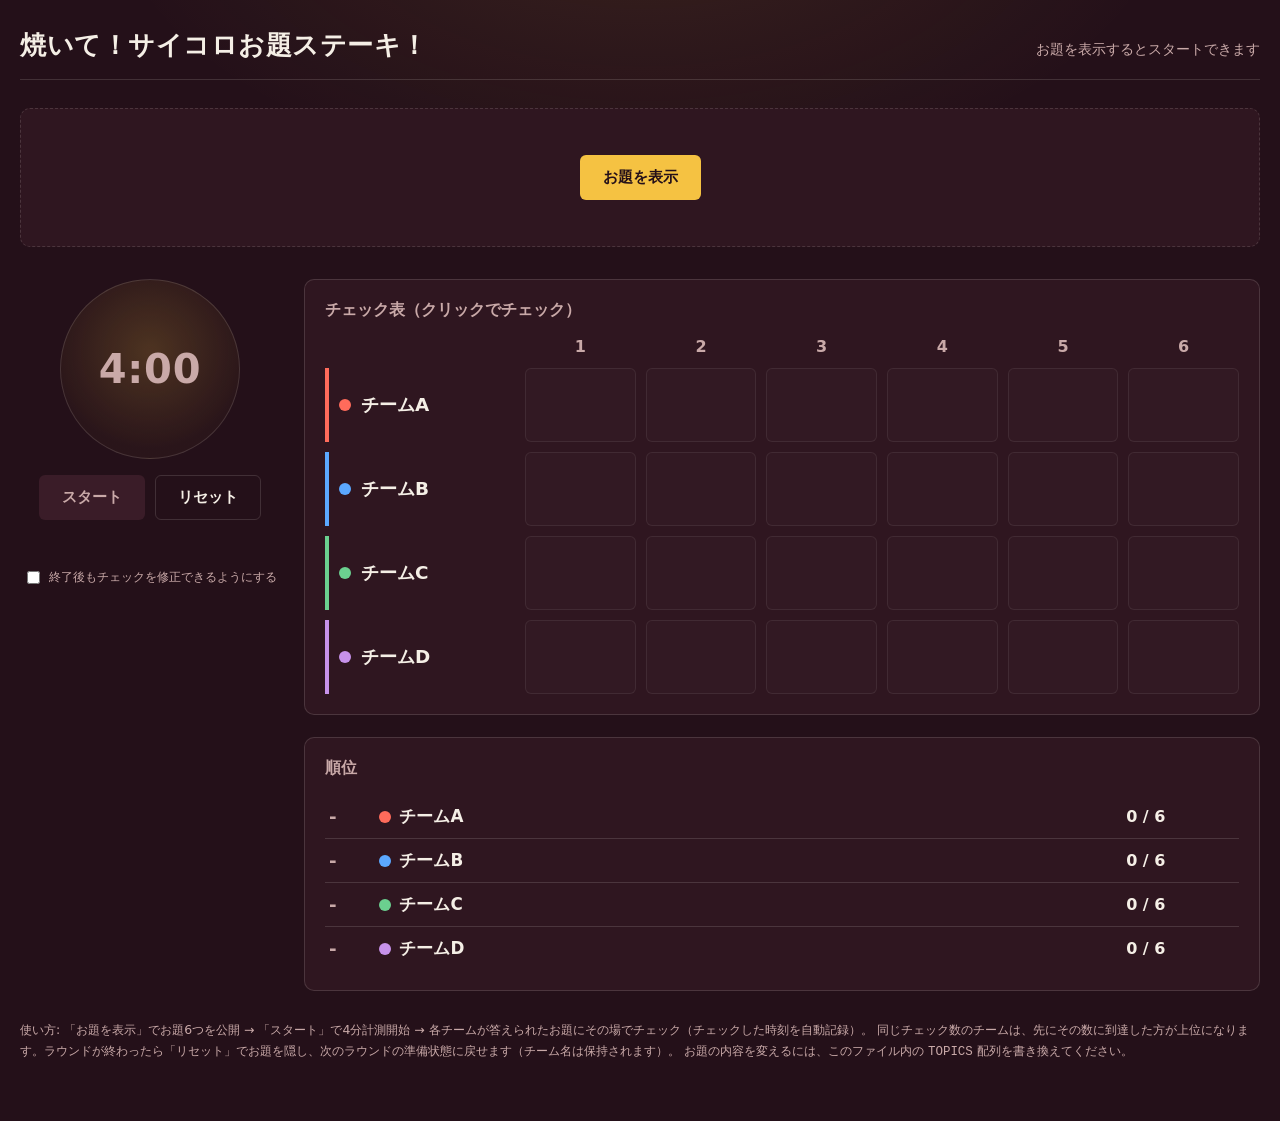
<file: vol6/steak/index.html>
<!DOCTYPE html>
<html lang="ja">
<head>
<meta charset="UTF-8">
<meta name="viewport" content="width=device-width, initial-scale=1.0">
<title>焼いて！サイコロお題ステーキ！</title>
<style>
  :root{
    --bg: #241019;
    --bg-alt: #2f1620;
    --bg-alt-2: #3a1c28;
    --line: rgba(245,239,230,0.14);
    --text: #f5efe6;
    --text-dim: #c9a9a8;
    --gold: #f5c242;
    --danger: #ff5a4e;
    --ok: #6bd08f;
    --team-1: #ff6b5b;
    --team-2: #5ba8ff;
    --team-3: #6bd08f;
    --team-4: #c792ea;
    --radius-s: 6px;
    --radius-m: 10px;
    font-size: 16px;
  }

  * { box-sizing: border-box; }

  html, body {
    margin: 0;
    padding: 0;
    background: var(--bg);
    color: var(--text);
    font-family: "Hiragino Sans", "Yu Gothic UI", "Noto Sans JP", "Segoe UI", system-ui, sans-serif;
    min-height: 100vh;
  }

  body {
    background:
      radial-gradient(ellipse 900px 500px at 50% -10%, rgba(245,194,66,0.10), transparent 60%),
      var(--bg);
  }

  .wrap {
    max-width: 1280px;
    margin: 0 auto;
    padding: 28px 20px 60px;
  }

  header.page-head {
    display: flex;
    align-items: baseline;
    justify-content: space-between;
    gap: 16px;
    margin-bottom: 28px;
    padding-bottom: 16px;
    border-bottom: 1px solid var(--line);
  }

  header.page-head h1 {
    font-size: 1.6rem;
    font-weight: 700;
    letter-spacing: 0.02em;
    margin: 0;
  }

  .phase-tag {
    font-size: 0.85rem;
    color: var(--text-dim);
  }

  /* ---------- Topics reveal ---------- */

  section.topics-board {
    margin-bottom: 32px;
  }

  .reveal-panel {
    display: flex;
    flex-direction: column;
    align-items: center;
    justify-content: center;
    gap: 16px;
    padding: 46px 20px;
    background: var(--bg-alt);
    border: 1px dashed var(--line);
    border-radius: var(--radius-m);
    text-align: center;
  }

  .topics-grid {
    display: grid;
    grid-template-columns: repeat(2, 1fr);
    gap: 14px;
    animation: reveal 0.5s ease;
  }

  @keyframes reveal {
    from { opacity: 0; transform: translateY(-6px); }
    to { opacity: 1; transform: translateY(0); }
  }

  .topic-card {
    background: var(--bg-alt);
    border-left: 4px solid var(--gold);
    border-radius: var(--radius-s);
    padding: 18px 20px;
    display: flex;
    gap: 14px;
    align-items: flex-start;
  }

  .topic-num {
    font-size: 1.5rem;
    font-weight: 700;
    color: var(--gold);
    line-height: 1.5;
    min-width: 1.2em;
  }

  .topic-text {
    flex: 1;
    font-size: 1.28rem;
    font-weight: 600;
    line-height: 1.65;
  }

  /* ---------- Main layout: timer + scoreboard/ranking ---------- */

  .main-grid {
    display: grid;
    grid-template-columns: 260px 1fr;
    gap: 24px;
    align-items: start;
  }

  @media (max-width: 900px) {
    .main-grid { grid-template-columns: 1fr; }
    .topics-grid { grid-template-columns: 1fr; }
  }

  /* ---------- Timer ---------- */

  .timer-panel {
    display: flex;
    flex-direction: column;
    align-items: center;
    gap: 16px;
    position: sticky;
    top: 20px;
  }

  .spotlight {
    width: 180px;
    height: 180px;
    border-radius: 50%;
    display: flex;
    align-items: center;
    justify-content: center;
    background: radial-gradient(circle at 50% 40%, rgba(245,194,66,0.20), rgba(245,194,66,0.03) 70%);
    border: 1px solid var(--line);
    transition: box-shadow 0.3s ease;
  }

  .spotlight.danger {
    animation: pulse 1s ease-in-out infinite;
  }

  @keyframes pulse {
    0%, 100% { box-shadow: 0 0 0 0 rgba(255,90,78,0.0); }
    50% { box-shadow: 0 0 0 14px rgba(255,90,78,0.08); }
  }

  .timer-digits {
    font-size: 2.5rem;
    font-weight: 700;
    font-variant-numeric: tabular-nums;
    letter-spacing: 0.02em;
    color: var(--gold);
  }

  .spotlight.danger .timer-digits { color: var(--danger); }
  .spotlight.ended .timer-digits { color: var(--text-dim); }
  .spotlight.waiting .timer-digits { color: var(--text-dim); }

  .timer-controls {
    display: flex;
    gap: 10px;
  }

  button {
    font-family: inherit;
    font-size: 0.95rem;
    font-weight: 700;
    padding: 11px 22px;
    border-radius: var(--radius-s);
    border: 1px solid transparent;
    cursor: pointer;
    transition: transform 0.08s ease, opacity 0.15s ease;
  }

  button:active { transform: scale(0.97); }

  button.primary {
    background: var(--gold);
    color: #241019;
  }

  button.primary:disabled {
    background: var(--bg-alt-2);
    color: var(--text-dim);
    cursor: not-allowed;
  }

  button.ghost {
    background: transparent;
    color: var(--text);
    border-color: var(--line);
  }

  button.ghost:hover { border-color: var(--text-dim); }

  .timer-status {
    font-size: 0.85rem;
    color: var(--text-dim);
    text-align: center;
    min-height: 1.2em;
  }

  .unlock-row {
    font-size: 0.78rem;
    color: var(--text-dim);
    display: flex;
    align-items: center;
    gap: 6px;
    text-align: center;
  }

  /* ---------- Scoreboard ---------- */

  .scoreboard {
    background: var(--bg-alt);
    border-radius: var(--radius-m);
    padding: 20px;
    border: 1px solid var(--line);
  }

  .scoreboard h2, .ranking-panel h2 {
    font-size: 1rem;
    font-weight: 700;
    color: var(--text-dim);
    margin: 0 0 16px;
  }

  .score-grid {
    display: grid;
    grid-template-columns: minmax(130px, 190px) repeat(6, minmax(56px, 1fr));
    gap: 10px;
    align-items: stretch;
  }

  .score-head-cell {
    text-align: center;
    font-size: 1rem;
    color: var(--text-dim);
    font-weight: 700;
    padding-bottom: 2px;
  }

  .team-name-cell {
    display: flex;
    align-items: center;
    gap: 10px;
    border-left: 4px solid var(--row-color, var(--gold));
    padding: 6px 0 6px 10px;
  }

  .team-dot {
    width: 12px;
    height: 12px;
    border-radius: 50%;
    flex-shrink: 0;
    background: var(--row-color, var(--gold));
  }

  .team-name-cell input[type="text"] {
    background: transparent;
    border: none;
    border-bottom: 1px solid transparent;
    color: var(--text);
    font-size: 1.15rem;
    font-weight: 700;
    font-family: inherit;
    padding: 2px 0;
    width: 100%;
  }

  .team-name-cell input[type="text"]:not(:disabled):focus {
    outline: none;
    border-bottom: 1px solid var(--text-dim);
  }

  .check-cell {
    min-height: 74px;
    border-radius: var(--radius-s);
    border: 1px solid var(--line);
    background: rgba(245,239,230,0.03);
    display: flex;
    flex-direction: column;
    align-items: center;
    justify-content: center;
    cursor: pointer;
    user-select: none;
    position: relative;
    transition: transform 0.12s ease, background 0.15s ease, border-color 0.15s ease;
  }

  .check-cell:hover:not(.locked) {
    border-color: var(--text-dim);
  }

  .check-cell.locked {
    cursor: not-allowed;
    opacity: 0.55;
  }

  .check-cell.checked {
    background: var(--cell-color, var(--gold));
    border-color: var(--cell-color, var(--gold));
  }

  .check-cell.just-checked {
    animation: pop 0.25s ease;
  }

  @keyframes pop {
    0% { transform: scale(1); }
    45% { transform: scale(1.15); }
    100% { transform: scale(1); }
  }

  .check-mark {
    font-size: 1.9rem;
    line-height: 1;
    color: #241019;
    font-weight: 700;
  }

  .check-time {
    font-size: 0.72rem;
    color: rgba(36,16,25,0.75);
    font-variant-numeric: tabular-nums;
    margin-top: 3px;
  }

  /* ---------- Ranking ---------- */

  .ranking-panel {
    margin-top: 22px;
    background: var(--bg-alt);
    border-radius: var(--radius-m);
    padding: 20px;
    border: 1px solid var(--line);
  }

  .rank-row {
    display: grid;
    grid-template-columns: 2.4em 1fr auto auto;
    gap: 12px;
    align-items: center;
    padding: 10px 4px;
    border-bottom: 1px solid var(--line);
  }

  .rank-row:last-child { border-bottom: none; }

  .rank-num {
    font-size: 1.15rem;
    font-weight: 700;
    color: var(--text-dim);
  }

  .rank-row.top .rank-num { color: var(--gold); }

  .rank-team {
    display: flex;
    align-items: center;
    gap: 8px;
    font-weight: 700;
    font-size: 1.05rem;
  }

  .rank-count {
    font-variant-numeric: tabular-nums;
    color: var(--text);
    font-weight: 700;
  }

  .rank-time {
    font-size: 0.8rem;
    color: var(--text-dim);
    font-variant-numeric: tabular-nums;
    min-width: 4.5em;
    text-align: right;
  }

  footer.hint {
    margin-top: 28px;
    font-size: 0.78rem;
    color: var(--text-dim);
    line-height: 1.7;
  }

  a { color: var(--gold); }

  :focus-visible {
    outline: 2px solid var(--gold);
    outline-offset: 2px;
  }

  @media (prefers-reduced-motion: reduce) {
    .spotlight.danger { animation: none; }
    .check-cell.just-checked { animation: none; }
    .topics-grid { animation: none; }
  }
</style>
</head>
<body>
<div class="wrap">

  <header class="page-head">
    <h1 id="pageTitle"></h1>
    <span class="phase-tag" id="phaseTag"></span>
  </header>

  <section class="topics-board" id="topicsBoard"></section>

  <div class="main-grid">
    <div class="timer-panel">
      <div class="spotlight waiting" id="spotlight">
        <div class="timer-digits" id="timerDigits">4:00</div>
      </div>
      <div class="timer-controls">
        <button class="primary" id="startBtn" disabled>スタート</button>
        <button class="ghost" id="resetBtn">リセット</button>
      </div>
      <div class="timer-status" id="timerStatus"></div>
      <label class="unlock-row">
        <input type="checkbox" id="unlockAfterEnd">
        終了後もチェックを修正できるようにする
      </label>
    </div>

    <div>
      <div class="scoreboard">
        <h2>チェック表（クリックでチェック）</h2>
        <div class="score-grid" id="scoreGrid"></div>
      </div>

      <div class="ranking-panel">
        <h2>順位</h2>
        <div id="rankingList"></div>
      </div>
    </div>
  </div>

  <footer class="hint">
    使い方: 「お題を表示」でお題6つを公開 → 「スタート」で4分計測開始 → 各チームが答えられたお題にその場でチェック（チェックした時刻を自動記録）。
    同じチェック数のチームは、先にその数に到達した方が上位になります。ラウンドが終わったら「リセット」でお題を隠し、次のラウンドの準備状態に戻せます（チーム名は保持されます）。
    お題の内容を変えるには、このファイル内の <code>TOPICS</code> 配列を書き換えてください。
  </footer>
</div>

<script>
(function () {
  "use strict";

  // ここでお題を6つセットしてください。イベント前に書き換えます。
  var TOPICS = [
    "水泳大会に出て無双してる人魚",
    "イケメンが日本の国旗を抱きしめながら一言",
    "逆に起きてなきゃいけない人のための動画「爆起（ばくおき）ASMR ～あなたに喚（わめ）く3時間～」はこんなだ",
    "明らかに向いてないのに一人称が「オデ」の巨人に電話対応と事務を任せてるオフィス",
    "クラスに馴染むためトランプマジックだけを必死に覚えてやってきたのに、初日にトランプを没収されてしまった転校生",
    "ご祝儀と使える一発ギャグをあげないといけない結婚式"
  ];

  var TOPIC_COUNT = TOPICS.length;
  var TEAM_COLORS = ["var(--team-1)", "var(--team-2)", "var(--team-3)", "var(--team-4)"];
  var DURATION_MS = 4 * 60 * 1000;

  var state = {
    phase: "hidden", // hidden | ready | running | ended
    teams: [
      { name: "チームA" },
      { name: "チームB" },
      { name: "チームC" },
      { name: "チームD" }
    ],
    // checkTime[teamIdx][topicIdx] = ms elapsed since start, or null
    checkTime: [
      new Array(TOPIC_COUNT).fill(null),
      new Array(TOPIC_COUNT).fill(null),
      new Array(TOPIC_COUNT).fill(null),
      new Array(TOPIC_COUNT).fill(null)
    ],
    startedAt: null,
    remainingMs: DURATION_MS,
    timerHandle: null
  };

  var pageTitle = document.getElementById("pageTitle");
  var topicsBoard = document.getElementById("topicsBoard");
  var scoreGrid = document.getElementById("scoreGrid");
  var rankingList = document.getElementById("rankingList");
  var phaseTag = document.getElementById("phaseTag");
  var spotlight = document.getElementById("spotlight");
  var timerDigits = document.getElementById("timerDigits");
  var timerStatus = document.getElementById("timerStatus");
  var startBtn = document.getElementById("startBtn");
  var resetBtn = document.getElementById("resetBtn");
  var unlockAfterEnd = document.getElementById("unlockAfterEnd");

  // ページタイトル(<title>)を見出しにもそのまま表示する
  pageTitle.textContent = document.title || "大喜利スコアボード";

  function formatTime(ms) {
    var totalSec = Math.max(0, ms) / 1000;
    var m = Math.floor(totalSec / 60);
    var s = Math.floor(totalSec % 60);
    return m + ":" + (s < 10 ? "0" : "") + s;
  }

  function formatElapsed(ms) {
    var totalSec = ms / 1000;
    var m = Math.floor(totalSec / 60);
    var s = (totalSec % 60).toFixed(1);
    if (Number(s) < 10) s = "0" + s;
    return m + ":" + s;
  }

  function teamNameEditable() {
    return state.phase === "hidden" || state.phase === "ready";
  }

  function gridInteractive() {
    if (state.phase === "running") return true;
    if (state.phase === "ended" && unlockAfterEnd.checked) return true;
    return false;
  }

  function renderTopicsBoard() {
    topicsBoard.innerHTML = "";

    if (state.phase === "hidden") {
      var panel = document.createElement("div");
      panel.className = "reveal-panel";

      var btn = document.createElement("button");
      btn.className = "primary";
      btn.textContent = "お題を表示";
      btn.addEventListener("click", revealTopics);

      panel.appendChild(btn);
      topicsBoard.appendChild(panel);
      return;
    }

    var grid = document.createElement("div");
    grid.className = "topics-grid";
    for (var i = 0; i < TOPIC_COUNT; i++) {
      var card = document.createElement("div");
      card.className = "topic-card";

      var num = document.createElement("div");
      num.className = "topic-num";
      num.textContent = (i + 1) + ".";

      var text = document.createElement("div");
      text.className = "topic-text";
      text.textContent = TOPICS[i];

      card.appendChild(num);
      card.appendChild(text);
      grid.appendChild(card);
    }
    topicsBoard.appendChild(grid);
  }

  function renderScoreGrid() {
    scoreGrid.innerHTML = "";

    var blank = document.createElement("div");
    scoreGrid.appendChild(blank);
    for (var h = 0; h < TOPIC_COUNT; h++) {
      var hc = document.createElement("div");
      hc.className = "score-head-cell";
      hc.textContent = (h + 1);
      scoreGrid.appendChild(hc);
    }

    state.teams.forEach(function (team, tIdx) {
      var nameCell = document.createElement("div");
      nameCell.className = "team-name-cell";
      nameCell.style.setProperty("--row-color", TEAM_COLORS[tIdx]);

      var dot = document.createElement("span");
      dot.className = "team-dot";

      var nameInput = document.createElement("input");
      nameInput.type = "text";
      nameInput.value = team.name;
      nameInput.disabled = !teamNameEditable();
      nameInput.addEventListener("input", function (e) {
        state.teams[tIdx].name = e.target.value;
        renderRanking();
      });

      nameCell.appendChild(dot);
      nameCell.appendChild(nameInput);
      scoreGrid.appendChild(nameCell);

      for (var topicIdx = 0; topicIdx < TOPIC_COUNT; topicIdx++) {
        (function (tI, pI) {
          var cell = document.createElement("div");
          var checkedAt = state.checkTime[tI][pI];
          var interactive = gridInteractive();

          cell.className = "check-cell" + (checkedAt !== null ? " checked" : "") + (!interactive ? " locked" : "");
          cell.style.setProperty("--cell-color", TEAM_COLORS[tI]);
          cell.tabIndex = interactive ? 0 : -1;

          if (checkedAt !== null) {
            var mark = document.createElement("div");
            mark.className = "check-mark";
            mark.textContent = "✓";
            cell.appendChild(mark);

            var timeLabel = document.createElement("div");
            timeLabel.className = "check-time";
            timeLabel.textContent = formatElapsed(checkedAt);
            cell.appendChild(timeLabel);
          }

          function toggle() {
            if (!gridInteractive()) return;
            if (state.checkTime[tI][pI] !== null) {
              state.checkTime[tI][pI] = null;
            } else {
              var elapsed = state.startedAt !== null ? (Date.now() - state.startedAt) : 0;
              state.checkTime[tI][pI] = elapsed;
              cell.classList.add("just-checked");
            }
            renderScoreGrid();
            renderRanking();
          }

          cell.addEventListener("click", toggle);
          cell.addEventListener("keydown", function (e) {
            if (e.key === "Enter" || e.key === " ") {
              e.preventDefault();
              toggle();
            }
          });

          scoreGrid.appendChild(cell);
        })(tIdx, topicIdx);
      }
    });
  }

  function computeStandings() {
    var rows = state.teams.map(function (team, idx) {
      var times = state.checkTime[idx].filter(function (t) { return t !== null; }).sort(function (a, b) { return a - b; });
      var count = times.length;
      var timeAtCount = count > 0 ? times[count - 1] : Infinity;
      return { idx: idx, name: team.name, count: count, timeAtCount: timeAtCount, color: TEAM_COLORS[idx] };
    });

    rows.sort(function (a, b) {
      if (b.count !== a.count) return b.count - a.count;
      if (a.timeAtCount !== b.timeAtCount) return a.timeAtCount - b.timeAtCount;
      return a.idx - b.idx;
    });

    rows.forEach(function (row, i) {
      if (i === 0) {
        row.rank = 1;
      } else {
        var prev = rows[i - 1];
        var tie = (row.count === prev.count) && (row.count === 0);
        row.rank = tie ? prev.rank : i + 1;
      }
    });

    return rows;
  }

  function renderRanking() {
    rankingList.innerHTML = "";
    var standings = computeStandings();

    standings.forEach(function (row) {
      var rowEl = document.createElement("div");
      rowEl.className = "rank-row" + (row.rank === 1 && row.count > 0 ? " top" : "");

      var rankEl = document.createElement("div");
      rankEl.className = "rank-num";
      rankEl.textContent = row.count > 0 ? (row.rank + "位") : "-";

      var teamEl = document.createElement("div");
      teamEl.className = "rank-team";
      var dot = document.createElement("span");
      dot.className = "team-dot";
      dot.style.background = row.color;
      teamEl.appendChild(dot);
      teamEl.appendChild(document.createTextNode(row.name));

      var countEl = document.createElement("div");
      countEl.className = "rank-count";
      countEl.textContent = row.count + " / " + TOPIC_COUNT;

      var timeEl = document.createElement("div");
      timeEl.className = "rank-time";
      timeEl.textContent = row.count > 0 ? formatElapsed(row.timeAtCount) + " 到達" : "";

      rowEl.appendChild(rankEl);
      rowEl.appendChild(teamEl);
      rowEl.appendChild(countEl);
      rowEl.appendChild(timeEl);
      rankingList.appendChild(rowEl);
    });
  }

  function renderPhase() {
    if (state.phase === "hidden") {
      phaseTag.textContent = "お題を表示するとスタートできます";
      startBtn.disabled = true;
      startBtn.textContent = "スタート";
      spotlight.classList.remove("danger", "ended");
      spotlight.classList.add("waiting");
    } else if (state.phase === "ready") {
      phaseTag.textContent = "準備ができたらスタート";
      startBtn.disabled = false;
      startBtn.textContent = "スタート";
      spotlight.classList.remove("danger", "ended", "waiting");
    } else if (state.phase === "running") {
      phaseTag.textContent = "進行中";
      startBtn.disabled = true;
      startBtn.textContent = "進行中";
      spotlight.classList.remove("ended", "waiting");
    } else if (state.phase === "ended") {
      phaseTag.textContent = "タイムアップ";
      startBtn.disabled = true;
      startBtn.textContent = "終了";
      spotlight.classList.remove("danger", "waiting");
      spotlight.classList.add("ended");
    }
  }

  function updateTimerDisplay() {
    timerDigits.textContent = formatTime(state.remainingMs);
    if (state.phase === "running" && state.remainingMs <= 15000) {
      spotlight.classList.add("danger");
    } else {
      spotlight.classList.remove("danger");
    }
  }

  function tick() {
    if (state.phase !== "running") return;
    var elapsed = Date.now() - state.startedAt;
    state.remainingMs = DURATION_MS - elapsed;
    if (state.remainingMs <= 0) {
      state.remainingMs = 0;
      updateTimerDisplay();
      endRound();
      return;
    }
    updateTimerDisplay();
  }

  function revealTopics() {
    if (state.phase !== "hidden") return;
    state.phase = "ready";
    renderPhase();
    renderTopicsBoard();
    renderScoreGrid();
  }

  function startRound() {
    if (state.phase !== "ready") return;
    timerStatus.textContent = "";
    state.phase = "running";
    state.startedAt = Date.now();
    state.remainingMs = DURATION_MS;
    renderPhase();
    renderScoreGrid();
    state.timerHandle = setInterval(tick, 100);
  }

  function endRound() {
    state.phase = "ended";
    clearInterval(state.timerHandle);
    state.timerHandle = null;
    timerStatus.textContent = "お疲れさまでした";
    renderPhase();
    renderScoreGrid();
  }

  function resetAll() {
    clearInterval(state.timerHandle);
    state.phase = "hidden";
    state.startedAt = null;
    state.remainingMs = DURATION_MS;
    state.checkTime = state.teams.map(function () { return new Array(TOPIC_COUNT).fill(null); });
    timerStatus.textContent = "";
    unlockAfterEnd.checked = false;
    renderPhase();
    updateTimerDisplay();
    renderTopicsBoard();
    renderScoreGrid();
    renderRanking();
  }

  startBtn.addEventListener("click", startRound);
  resetBtn.addEventListener("click", resetAll);
  unlockAfterEnd.addEventListener("change", function () {
    renderScoreGrid();
  });

  // initial render
  renderPhase();
  updateTimerDisplay();
  renderTopicsBoard();
  renderScoreGrid();
  renderRanking();
})();
</script>
</body>
</html>
</file>
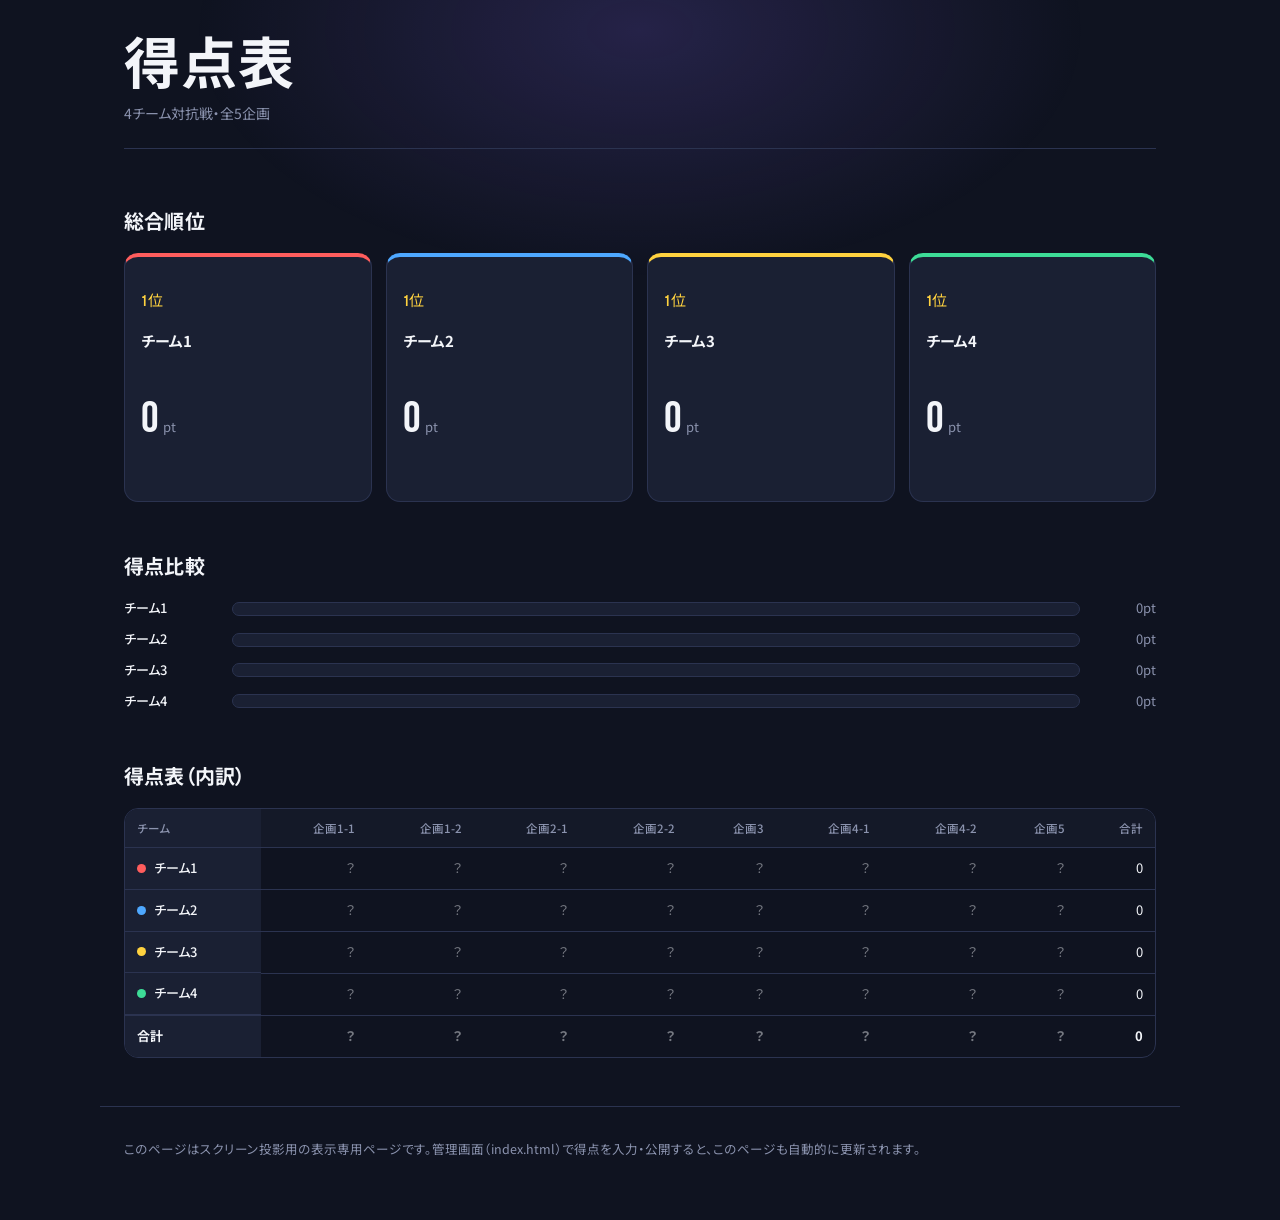
<file: vol6/point/display.html>
<!DOCTYPE html>
<html lang="ja">
<head>
<meta charset="UTF-8">
<meta name="viewport" content="width=device-width, initial-scale=1.0">
<title>得点表 | スクリーン表示</title>
<meta name="description" content="4チーム対抗戦の得点をリアルタイムで表示するスクリーン用ページ">
<link rel="preconnect" href="https://fonts.googleapis.com">
<link rel="preconnect" href="https://fonts.gstatic.com" crossorigin>
<link href="https://fonts.googleapis.com/css2?family=Bebas+Neue&family=Noto+Sans+JP:wght@400;500;700;900&display=swap" rel="stylesheet">
<link rel="stylesheet" href="style.css">
</head>
<body>

<div class="glow" aria-hidden="true"></div>

<header class="site-header">
  <div class="header-row">
    <div>
      <h1>得点表</h1>
      <p class="subtitle">4チーム対抗戦・全5企画</p>
    </div>
  </div>
</header>

<main>

  <section class="standings" aria-labelledby="standings-heading">
    <h2 id="standings-heading">総合順位</h2>
    <div class="standings-grid" id="standingsGrid"></div>
  </section>

  <section class="bars" aria-labelledby="bars-heading">
    <h2 id="bars-heading">得点比較</h2>
    <div class="bars-list" id="barsList"></div>
  </section>

  <section class="breakdown" aria-labelledby="breakdown-heading">
    <h2 id="breakdown-heading">得点表（内訳）</h2>
    <div class="table-scroll">
      <table id="breakdownTable"></table>
    </div>
  </section>

</main>

<footer class="site-footer">
  <p>このページはスクリーン投影用の表示専用ページです。管理画面（index.html）で得点を入力・公開すると、このページも自動的に更新されます。</p>
</footer>

<script src="common.js"></script>
<script src="display.js"></script>
</body>
</html>
</file>
<file: vol6/point/style.css>
/* ---------------------------------------------------
   得点表 — 4チーム対抗戦
   Tokens
--------------------------------------------------- */
:root{
  --bg: #0F1320;
  --bg-alt: #141928;
  --panel: #1A2033;
  --panel-2: #212843;
  --line: #2B3350;
  --text: #F3F5F9;
  --text-muted: #8B93AE;
  --accent: #8C6BFF;
  --accent-soft: rgba(140,107,255,0.16);

  --t1: #FF5D5D;
  --t2: #4EA8FF;
  --t3: #FFD23F;
  --t4: #3DDC97;

  --radius-panel: 14px;
  --radius-pill: 999px;
  --font-display: "Bebas Neue", "Noto Sans JP", sans-serif;
  --font-body: "Noto Sans JP", "Hiragino Sans", sans-serif;
}

@media (prefers-reduced-motion: reduce){
  * { animation-duration: 0.001ms !important; transition-duration: 0.001ms !important; }
}

*{ box-sizing: border-box; }

html{ scroll-behavior: smooth; }

body{
  margin:0;
  background: var(--bg);
  color: var(--text);
  font-family: var(--font-body);
  font-feature-settings: "palt";
  line-height: 1.6;
  position: relative;
  overflow-x: hidden;
}

.glow{
  position: fixed;
  top: -220px;
  left: 50%;
  transform: translateX(-50%);
  width: 900px;
  height: 500px;
  background: radial-gradient(ellipse at center, rgba(140,107,255,0.18) 0%, rgba(140,107,255,0) 70%);
  pointer-events: none;
  z-index: 0;
}

main, header, footer{
  position: relative;
  z-index: 1;
  max-width: 1080px;
  margin: 0 auto;
  padding: 0 24px;
}

h1, h2, h3{
  margin: 0;
  font-weight: 700;
}

h2{
  font-size: 20px;
  letter-spacing: 0.01em;
  margin-bottom: 16px;
  padding-top: 48px;
}

/* ---------------- Header ---------------- */
.site-header{
  padding-top: 40px;
  padding-bottom: 8px;
}
.header-row{
  display:flex;
  justify-content: space-between;
  align-items: flex-end;
  gap: 16px;
  flex-wrap: wrap;
  border-bottom: 1px solid var(--line);
  padding-bottom: 24px;
}
.site-header h1{
  font-family: var(--font-display);
  font-size: 56px;
  letter-spacing: 0.02em;
  line-height: 1;
}
.subtitle{
  margin: 6px 0 0;
  color: var(--text-muted);
  font-size: 14px;
}

/* ---------------- Buttons / inputs ---------------- */
.btn{
  font-family: var(--font-body);
  font-size: 13px;
  font-weight: 500;
  padding: 10px 18px;
  border-radius: var(--radius-pill);
  border: 1px solid var(--line);
  background: var(--panel);
  color: var(--text);
  cursor: pointer;
  transition: border-color .15s ease, background .15s ease;
}
.btn:hover{ border-color: var(--accent); }
.btn:focus-visible{ outline: 2px solid var(--accent); outline-offset: 2px; }
.btn-ghost{ background: transparent; }

input[type="number"], input[type="text"]{
  font-family: var(--font-body);
  background: var(--bg-alt);
  border: 1px solid var(--line);
  color: var(--text);
  border-radius: 8px;
  padding: 9px 10px;
  font-size: 14px;
  width: 100%;
}
input[type="number"]{ font-variant-numeric: tabular-nums; }
input:focus-visible{
  outline: 2px solid var(--accent);
  outline-offset: 1px;
  border-color: var(--accent);
}
input::-webkit-outer-spin-button,
input::-webkit-inner-spin-button{ opacity: 0.5; }

/* ---------------- Standings ---------------- */
.standings-grid{
  display: grid;
  grid-template-columns: repeat(4, 1fr);
  gap: 14px;
}
.standing-card{
  background: var(--panel);
  border: 1px solid var(--line);
  border-top: 4px solid var(--team-color, var(--accent));
  border-radius: var(--radius-panel);
  padding: 18px 16px 16px;
  min-width: 0;
}
.standing-rank{
  font-family: var(--font-display);
  font-size: 15px;
  color: var(--text-muted);
  letter-spacing: 0.04em;
}
.standing-rank.is-first{ color: var(--t3); }
.standing-name{
  font-size: 15px;
  font-weight: 700;
  margin: 4px 0 10px;
  overflow-wrap: anywhere;
}
.standing-total{
  font-family: var(--font-display);
  font-size: 44px;
  line-height: 1;
  font-variant-numeric: tabular-nums;
}
.standing-total .unit{
  font-family: var(--font-body);
  font-size: 13px;
  color: var(--text-muted);
  margin-left: 4px;
}

/* ---------------- Bars ---------------- */
.bars-list{
  display:flex;
  flex-direction: column;
  gap: 10px;
}
.bar-row{
  display:grid;
  grid-template-columns: 96px 1fr 64px;
  align-items:center;
  gap: 12px;
}
.bar-row .bar-team{
  font-size: 13px;
  font-weight: 500;
  overflow: hidden;
  text-overflow: ellipsis;
  white-space: nowrap;
}
.bar-track{
  background: var(--panel);
  border: 1px solid var(--line);
  border-radius: var(--radius-pill);
  height: 14px;
  overflow: hidden;
}
.bar-fill{
  height: 100%;
  border-radius: var(--radius-pill);
  background: var(--team-color, var(--accent));
  transition: width .4s ease;
  width: 0%;
}
.bar-row .bar-value{
  font-variant-numeric: tabular-nums;
  font-size: 13px;
  color: var(--text-muted);
  text-align: right;
}

/* ---------------- Team name editor ---------------- */
.names-grid{
  display:grid;
  grid-template-columns: repeat(4, 1fr);
  gap: 12px;
}
.name-field{
  display:flex;
  align-items:center;
  gap: 8px;
  background: var(--panel);
  border: 1px solid var(--line);
  border-radius: 10px;
  padding: 8px 10px;
}
.name-dot{
  width: 10px;
  height: 10px;
  border-radius: 50%;
  background: var(--team-color);
  flex: none;
}
.name-field input{ border: none; background: transparent; padding: 4px 2px; }
.name-field input:focus-visible{ outline: none; }

/* ---------------- Event cards ---------------- */
.event-card{
  background: var(--panel);
  border: 1px solid var(--line);
  border-radius: var(--radius-panel);
  padding: 20px 20px 6px;
  margin-bottom: 16px;
}
.event-head{
  display:flex;
  align-items: baseline;
  gap: 10px;
  flex-wrap: wrap;
  margin-bottom: 4px;
}
.event-head h3{
  font-size: 16px;
}
.event-rule{
  color: var(--text-muted);
  font-size: 12.5px;
  margin: 0 0 16px;
}
.rounds{
  display:grid;
  grid-template-columns: repeat(auto-fit, minmax(260px, 1fr));
  gap: 16px;
  padding-bottom: 18px;
}
.round-label{
  font-size: 12px;
  color: var(--text-muted);
  margin: 0 0 8px;
  font-weight: 500;
}
.round-table{
  width: 100%;
  border-collapse: collapse;
}
.round-table th{
  text-align: left;
  font-size: 11px;
  color: var(--text-muted);
  font-weight: 500;
  padding: 4px 6px;
  border-bottom: 1px solid var(--line);
}
.round-table td{
  padding: 6px 6px;
  border-bottom: 1px solid var(--line);
  vertical-align: middle;
}
.round-table tr:last-child td{ border-bottom: none; }
.team-tag{
  display:flex;
  align-items:center;
  gap: 8px;
  font-size: 13px;
  min-width: 0;
}
.team-tag .dot{
  width: 9px; height: 9px; border-radius: 50%;
  background: var(--team-color);
  flex: none;
}
.team-tag span{
  overflow: hidden;
  text-overflow: ellipsis;
  white-space: nowrap;
}
.score-input{ width: 74px; }
.point-badge{
  font-variant-numeric: tabular-nums;
  font-size: 13px;
  font-weight: 700;
  color: var(--text-muted);
  min-width: 40px;
  text-align: right;
  display: inline-block;
}
.point-badge.is-lead{ color: var(--t3); }

/* ---------------- Breakdown table ---------------- */
.table-scroll{
  overflow-x: auto;
  border: 1px solid var(--line);
  border-radius: var(--radius-panel);
  margin-bottom: 48px;
}
#breakdownTable{
  border-collapse: collapse;
  width: 100%;
  min-width: 720px;
  font-size: 13px;
}
#breakdownTable th, #breakdownTable td{
  padding: 10px 12px;
  border-bottom: 1px solid var(--line);
  text-align: right;
  white-space: nowrap;
  font-variant-numeric: tabular-nums;
}
#breakdownTable th:first-child, #breakdownTable td:first-child{
  text-align: left;
  position: sticky;
  left: 0;
  background: var(--panel);
}
#breakdownTable thead th{
  color: var(--text-muted);
  font-weight: 500;
  font-size: 11.5px;
  background: var(--bg-alt);
}
#breakdownTable tbody tr:last-child td{ border-bottom: none; }
#breakdownTable tbody tr.total-row td{
  font-weight: 700;
  color: var(--text);
  border-top: 1px solid var(--line);
}
#breakdownTable td.team-cell{
  display:flex;
  align-items:center;
  gap: 8px;
  font-weight: 500;
}
#breakdownTable td.team-cell .dot{
  width: 9px; height: 9px; border-radius: 50%;
  background: var(--team-color);
  flex: none;
}

/* ---------------- Footer ---------------- */
.site-footer{
  color: var(--text-muted);
  font-size: 12.5px;
  padding-bottom: 48px;
  border-top: 1px solid var(--line);
  padding-top: 20px;
}

/* ---------------- Responsive ---------------- */
@media (max-width: 760px){
  .site-header h1{ font-size: 42px; }
  .standings-grid{ grid-template-columns: repeat(2, 1fr); }
  .names-grid{ grid-template-columns: repeat(2, 1fr); }
  .bar-row{ grid-template-columns: 76px 1fr 50px; }
  h2{ font-size: 18px; }
}

@media (max-width: 480px){
  .standings-grid{ grid-template-columns: 1fr 1fr; }
  .standing-total{ font-size: 34px; }
}
</file>
